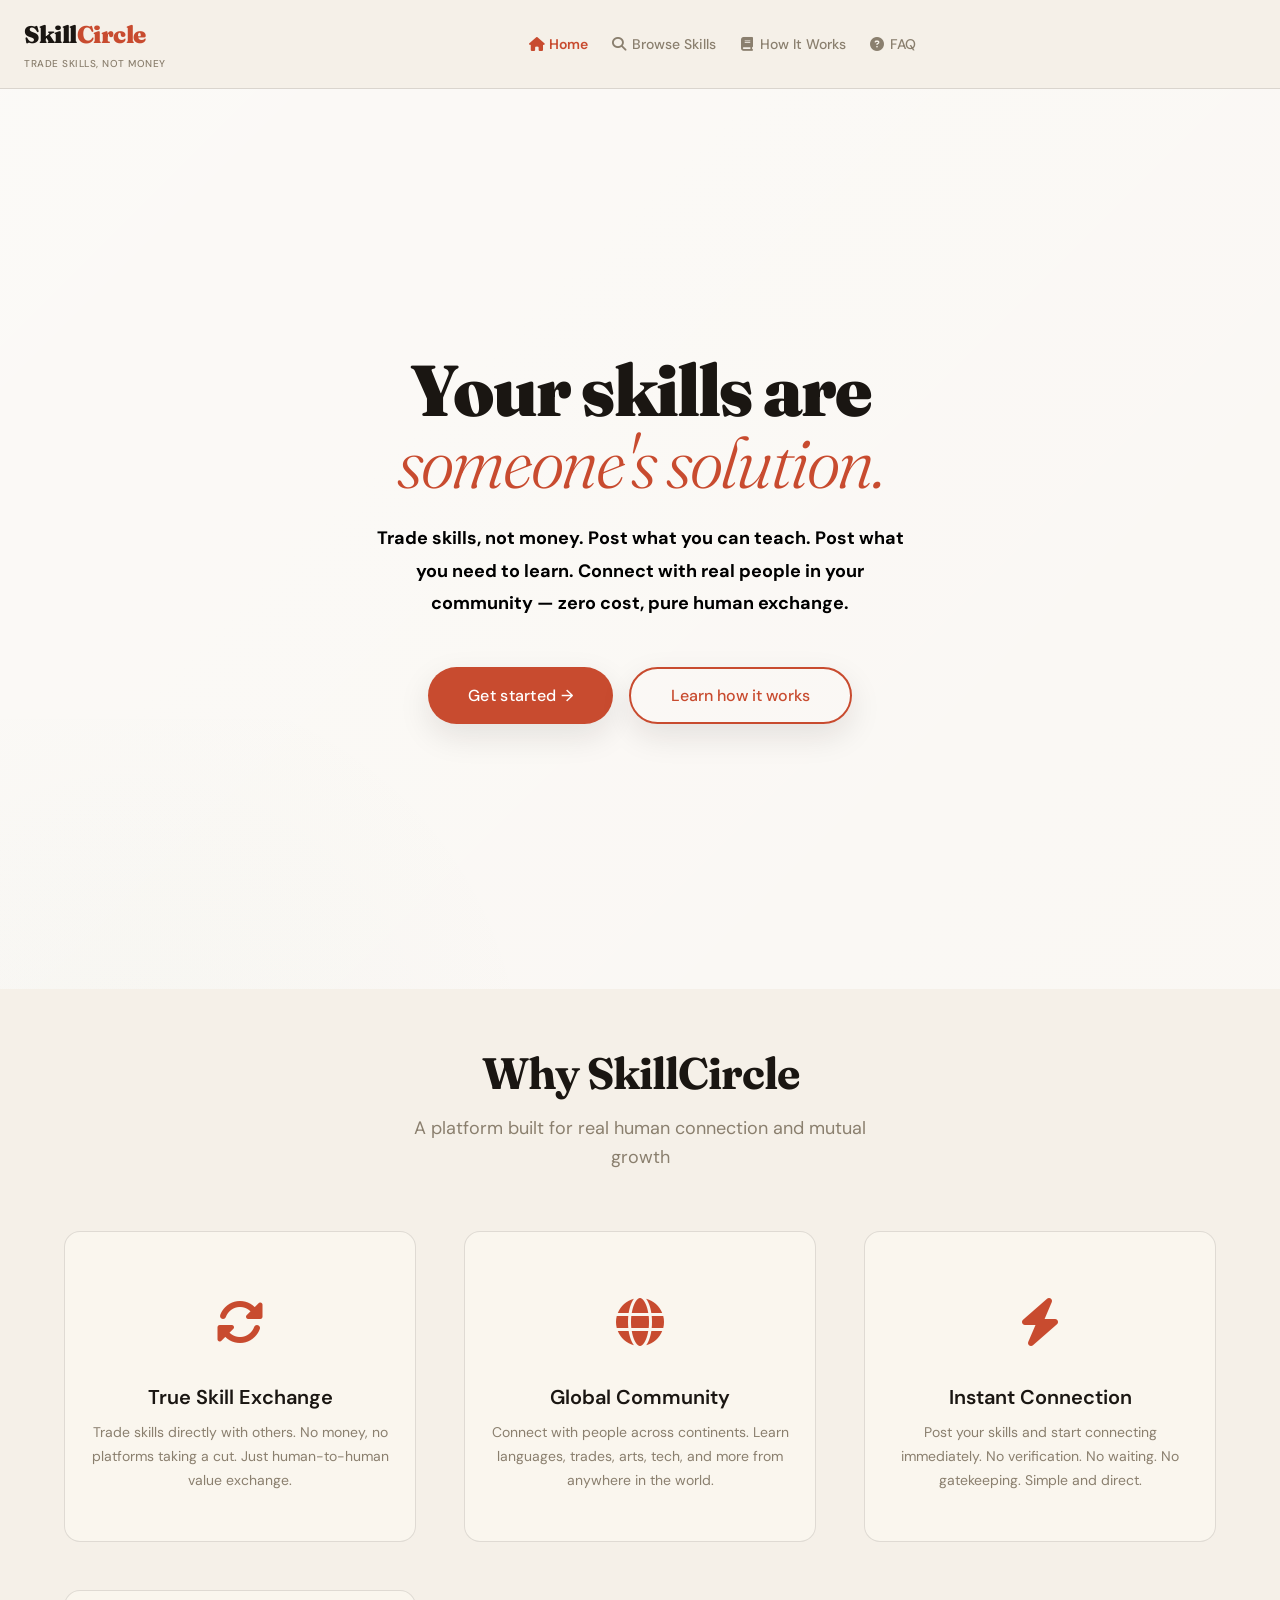
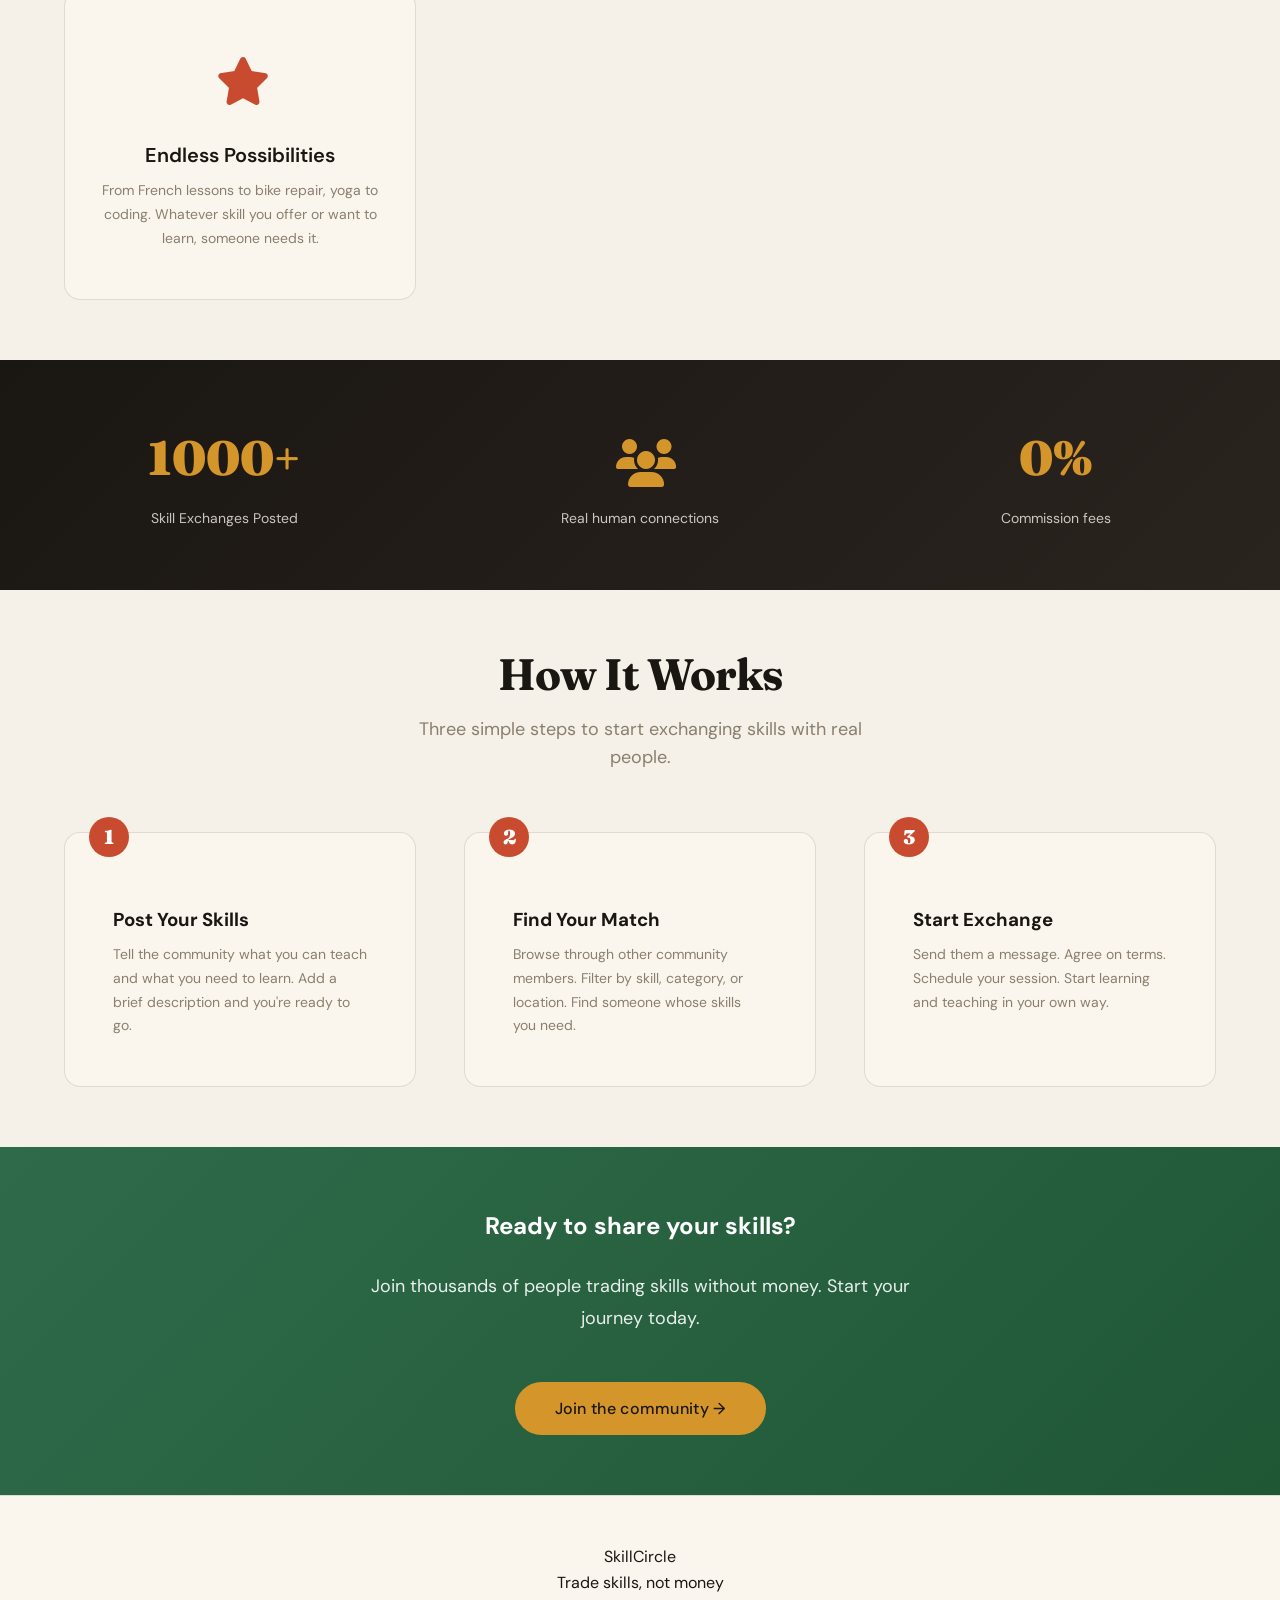
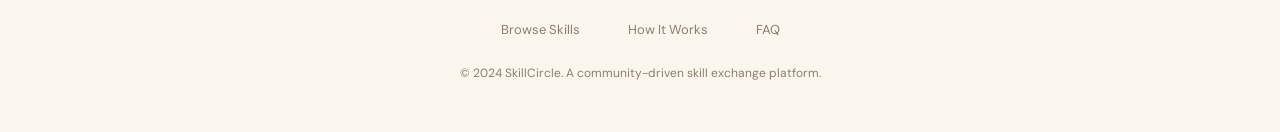
<file: index.html>
<!DOCTYPE html>
<html lang="en">
<head>
  <meta charset="UTF-8">
  <meta name="viewport" content="width=device-width, initial-scale=1.0">
  <title>SkillCircle — Community Skill Exchange</title>
  <link href="https://fonts.googleapis.com/css2?family=Fraunces:ital,wght@0,300;0,600;0,900;1,300&family=DM+Sans:wght@300;400;500;600&display=swap" rel="stylesheet">
  <link rel="stylesheet" href="https://cdnjs.cloudflare.com/ajax/libs/font-awesome/6.4.0/css/all.min.css">
  
  <!-- CSS Files -->
  <link rel="stylesheet" href="css/variables.css">
  <link rel="stylesheet" href="css/components.css">
  <link rel="stylesheet" href="css/landing.css">
  
  <style>
    body {
      font-family: 'DM Sans', sans-serif;
      background: var(--paper);
      color: var(--ink);
    }
  </style>
</head>
<body>

<!-- HEADER -->
<header style="display: flex; align-items: center; justify-content: space-between; padding: var(--spacing-md) var(--spacing-lg); border-bottom: 1px solid var(--border); background: var(--paper); position: sticky; top: 0; z-index: var(--z-header); gap: var(--spacing-lg);">
  <a href="index.html" style="display: flex; flex-direction: column; gap: 2px; text-decoration: none; color: inherit;">
    <div style="font-family: var(--font-serif); font-size: 24px; font-weight: 900; letter-spacing: -0.5px; color: var(--ink);">Skill<span style="color: var(--accent);">Circle</span></div>
    <div style="font-size: 10px; color: var(--muted); font-weight: 500; letter-spacing: 0.5px; text-transform: uppercase;">Trade skills, not money</div>
  </a>
  
  <nav id="headerNav" style="display: flex; gap: var(--spacing-lg); flex: 1; justify-content: center;">
    <a href="index.html" style="color: var(--accent); text-decoration: none; font-size: 14px; font-weight: 600; display: flex; align-items: center; gap: 6px;">
      <i class="fas fa-home"></i> Home
    </a>
    <a href="pages/browse.html" style="color: var(--muted); text-decoration: none; font-size: 14px; font-weight: 500; transition: color var(--transition-fast); display: flex; align-items: center; gap: 6px;" onmouseover="this.style.color='var(--ink)'" onmouseout="this.style.color='var(--muted)'">
      <i class="fas fa-search"></i> Browse Skills
    </a>
    <a href="pages/how-it-works.html" style="color: var(--muted); text-decoration: none; font-size: 14px; font-weight: 500; transition: color var(--transition-fast); display: flex; align-items: center; gap: 6px;" onmouseover="this.style.color='var(--ink)'" onmouseout="this.style.color='var(--muted)'">
      <i class="fas fa-book"></i> How It Works
    </a>
    <a href="pages/faq.html" style="color: var(--muted); text-decoration: none; font-size: 14px; font-weight: 500; transition: color var(--transition-fast); display: flex; align-items: center; gap: 6px;" onmouseover="this.style.color='var(--ink)'" onmouseout="this.style.color='var(--muted)'">
      <i class="fas fa-question-circle"></i> FAQ
    </a>
  </nav>

  <button id="hamburger" class="hamburger" style="display: none; background: none; border: none; cursor: pointer; color: var(--ink); font-size: 24px; padding: 4px 8px;">
    <i class="fas fa-bars"></i>
  </button>
</header>
<section class="hero">
  <div class="hero-content">
    <h1 class="heading-1">
      Your skills are<br>
      <em>someone's solution.</em>
    </h1>
    
    <p>
      Trade skills, not money. Post what you can teach. Post what you need to learn. 
      Connect with real people in your community — zero cost, pure human exchange.
    </p>
    
    <div class="hero-cta">
      <button class="btn btn-primary" data-action="get-started">
        Get started →
      </button>
      <button class="btn btn-outline" onclick="document.querySelector('.how-it-works-section').scrollIntoView({behavior:'smooth'})">
        Learn how it works
      </button>
    </div>
  </div>
</section>

<!-- FEATURES SECTION -->
<section class="features-section scroll-reveal">
  <div class="section-header">
    <h2 class="heading-2">Why SkillCircle</h2>
    <p class="subtitle">
      A platform built for real human connection and mutual growth
    </p>
  </div>
  
  <div class="features-grid">
    <div class="feature-card scroll-reveal">
      <div class="feature-icon"><i class="fas fa-sync-alt"></i></div>
      <h3>True Skill Exchange</h3>
      <p>Trade skills directly with others. No money, no platforms taking a cut. Just human-to-human value exchange.</p>
    </div>
    
    <div class="feature-card scroll-reveal">
      <div class="feature-icon"><i class="fas fa-globe"></i></div>
      <h3>Global Community</h3>
      <p>Connect with people across continents. Learn languages, trades, arts, tech, and more from anywhere in the world.</p>
    </div>
    
    <div class="feature-card scroll-reveal">
      <div class="feature-icon"><i class="fas fa-bolt"></i></div>
      <h3>Instant Connection</h3>
      <p>Post your skills and start connecting immediately. No verification. No waiting. No gatekeeping. Simple and direct.</p>
    </div>
    
    <div class="feature-card scroll-reveal">
      <div class="feature-icon"><i class="fas fa-star"></i></div>
      <h3>Endless Possibilities</h3>
      <p>From French lessons to bike repair, yoga to coding. Whatever skill you offer or want to learn, someone needs it.</p>
    </div>
  </div>
</section>

<!-- STATS SECTION -->
<section class="stats-section scroll-reveal">
  <div class="stats-container">
    <div class="stats-grid">
      <div class="stat-item scroll-reveal">
        <span class="stat-number">1000+</span>
        <span class="stat-label">Skill Exchanges Posted</span>
      </div>
      <div class="stat-item scroll-reveal">
        <span class="stat-number"><i class="fas fa-users"></i></span>
        <span class="stat-label">Real human connections</span>
      </div>
      <div class="stat-item scroll-reveal">
        <span class="stat-number">0%</span>
        <span class="stat-label">Commission fees</span>
      </div>
    </div>
  </div>
</section>

<!-- HOW IT WORKS SECTION -->
<section class="how-it-works-section">
  <div class="section-header">
    <h2 class="heading-2">How It Works</h2>
    <p class="subtitle">
      Three simple steps to start exchanging skills with real people.
    </p>
  </div>
  
  <div class="steps-grid">
    <div class="step-card scroll-reveal">
      <div class="step-number">1</div>
      <h3>Post Your Skills</h3>
      <p>Tell the community what you can teach and what you need to learn. Add a brief description and you're ready to go.</p>
    </div>
    
    <div class="step-card scroll-reveal">
      <div class="step-number">2</div>
      <h3>Find Your Match</h3>
      <p>Browse through other community members. Filter by skill, category, or location. Find someone whose skills you need.</p>
    </div>
    
    <div class="step-card scroll-reveal">
      <div class="step-number">3</div>
      <h3>Start Exchange</h3>
      <p>Send them a message. Agree on terms. Schedule your session. Start learning and teaching in your own way.</p>
    </div>
  </div>
</section>

<!-- CTA SECTION -->
<section class="cta-section scroll-reveal">
  <div class="cta-content">
    <h2>Ready to share your skills?</h2>
    <p>
      Join thousands of people trading skills without money. 
      Start your journey today.
    </p>
    <button class="btn btn-primary" data-action="get-started">Join the community →</button>
  </div>
</section>

<!-- FOOTER -->
<footer style="padding: var(--spacing-2xl) var(--spacing-lg); text-align: center; border-top: 1px solid var(--border); background: var(--card-bg);">
  <div style="max-width: 1200px; margin: 0 auto;">
    <div style="margin-bottom: var(--spacing-lg);">
      <div class="logo">Skill<span>Circle</span></div>
      <div class="tagline">Trade skills, not money</div>
    </div>
    <div style="display: flex; gap: var(--spacing-2xl); justify-content: center; flex-wrap: wrap; margin-bottom: var(--spacing-lg); font-size: 13px;">
      <a href="pages/browse.html" style="color: var(--muted); text-decoration: none; transition: color var(--transition-fast);" onmouseover="this.style.color='var(--ink)'" onmouseout="this.style.color='var(--muted)'">Browse Skills</a>
      <a href="pages/how-it-works.html" style="color: var(--muted); text-decoration: none; transition: color var(--transition-fast);" onmouseover="this.style.color='var(--ink)'" onmouseout="this.style.color='var(--muted)'">How It Works</a>
      <a href="pages/faq.html" style="color: var(--muted); text-decoration: none; transition: color var(--transition-fast);" onmouseover="this.style.color='var(--ink)'" onmouseout="this.style.color='var(--muted)'">FAQ</a>
    </div>
    <p style="font-size: 12px; color: var(--muted);">
      © 2024 SkillCircle. A community-driven skill exchange platform.
    </p>
  </div>
</footer>

<!-- JavaScript Files -->
<script src="js/ui.js"></script>
<script src="js/landing.js"></script>

</body>
</html>
</file>
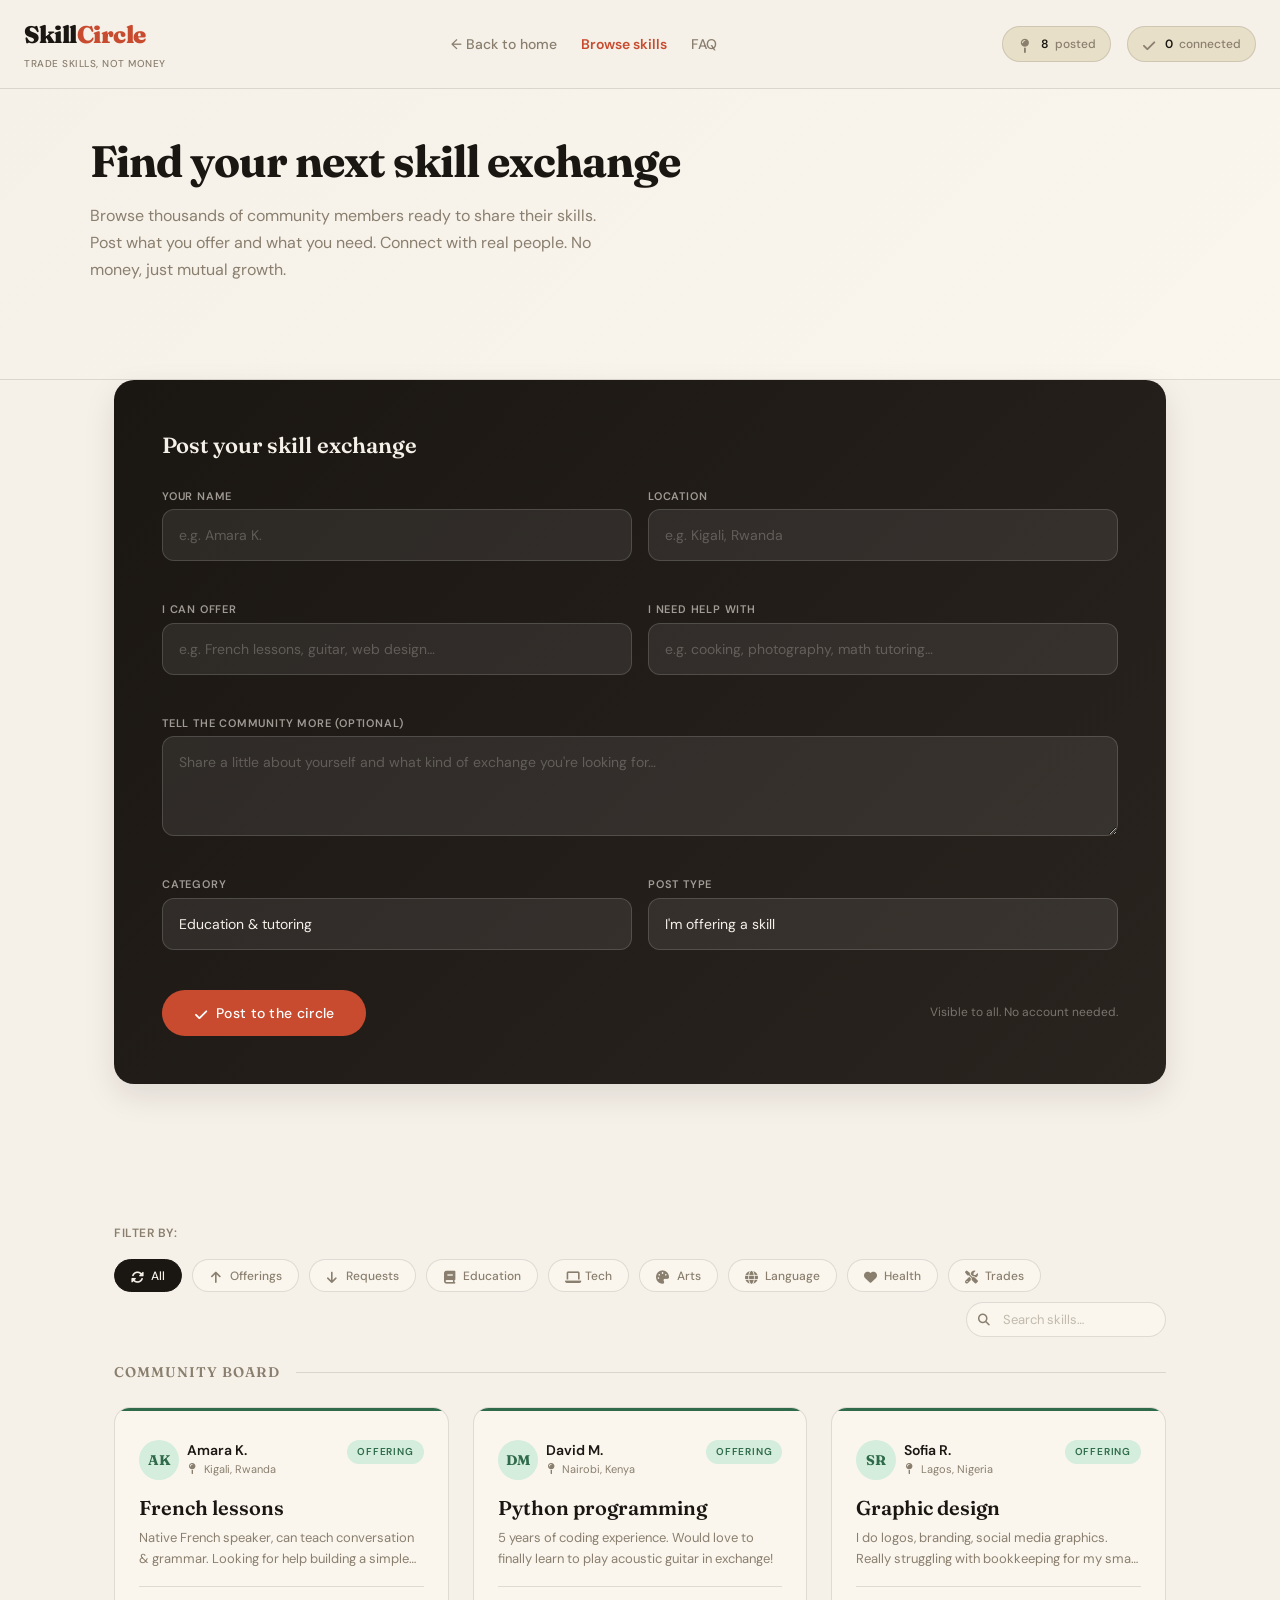
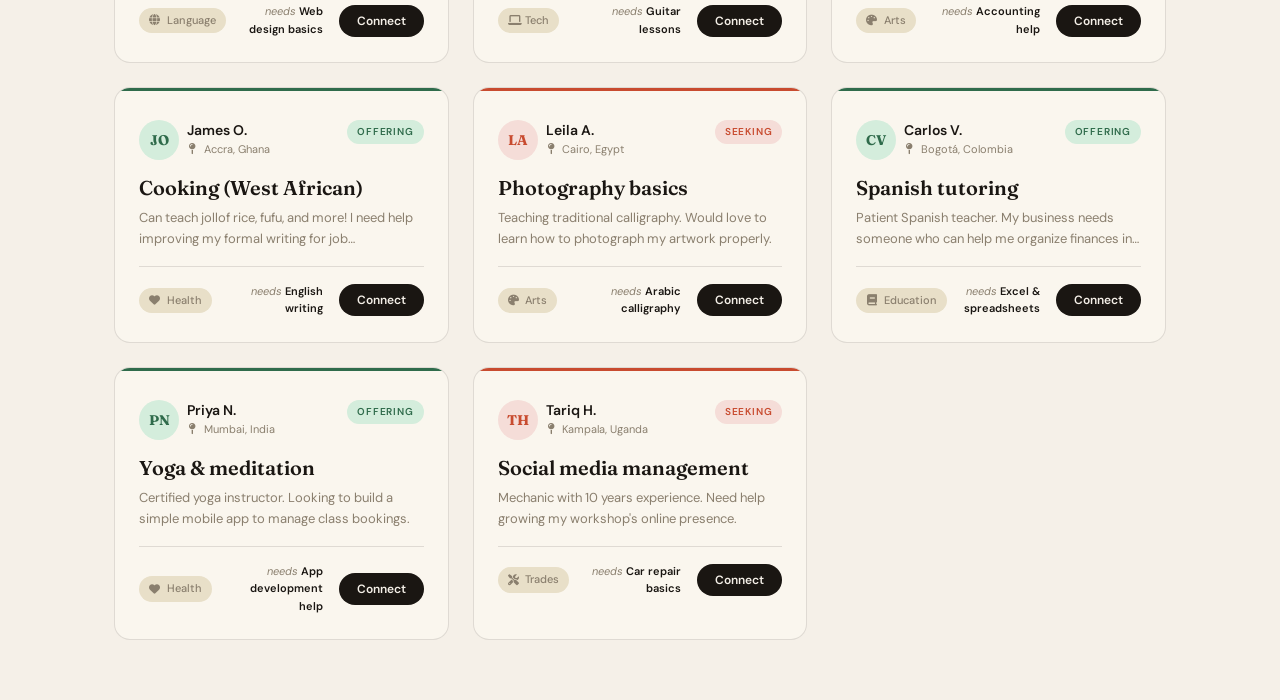
<file: pages/browse.html>
<!DOCTYPE html>
<html lang="en">
<head>
  <meta charset="UTF-8">
  <meta name="viewport" content="width=device-width, initial-scale=1.0">
  <title>Browse Skills - SkillCircle</title>
  <link href="https://fonts.googleapis.com/css2?family=Fraunces:ital,wght@0,300;0,600;0,900;1,300&family=DM+Sans:wght@300;400;500;600&display=swap" rel="stylesheet">
  <link rel="stylesheet" href="https://cdnjs.cloudflare.com/ajax/libs/font-awesome/6.4.0/css/all.min.css">
  
  <!-- CSS Files -->
  <link rel="stylesheet" href="../css/variables.css">
  <link rel="stylesheet" href="../css/components.css">
  <link rel="stylesheet" href="../css/browse.css">
</head>
<body>

<!-- HEADER -->
<header>
  <a href="../index.html" class="header-logo">
    <div class="logo">Skill<span>Circle</span></div>
    <div class="tagline">Trade skills, not money</div>
  </a>
  
  <nav id="headerNav" class="header-nav">
    <a href="../index.html" class="nav-link">← Back to home</a>
    <a href="#browse" class="nav-link active">Browse skills</a>
    <a href="../pages/faq.html" class="nav-link">FAQ</a>
  </nav>
  
  <button id="hamburger" class="hamburger" style="display: none; background: none; border: none; cursor: pointer; color: var(--ink); font-size: 24px; padding: 4px 8px;">
    <i class="fas fa-bars"></i>
  </button>
  
  <div class="header-stats">
    <div class="stat-pill">
      <span class="stat-icon"><i class="fas fa-map-pin"></i></span>
      <strong id="totalCount">0</strong> posted
    </div>
    <div class="stat-pill">
      <span class="stat-icon"><i class="fas fa-check"></i></span>
      <strong id="connectCount">0</strong> connected
    </div>
  </div>
</header>

<!-- MAIN CONTENT -->
<main>
  <!-- PAGE HERO -->
  <section class="page-hero">
    <div class="page-hero-content">
      <h1 class="heading-2">Find your next skill exchange</h1>
      <p>
        Browse thousands of community members ready to share their skills. 
        Post what you offer and what you need. Connect with real people. 
        No money, just mutual growth.
      </p>
    </div>
  </section>

  <!-- POST FORM SECTION -->
  <div class="cards-section" style="margin-bottom: 32px;">
    <div class="post-form">
      <h2>Post your skill exchange</h2>
      
      <div class="post-form-content">
        <div class="form-row">
          <div class="form-group">
            <label for="fName">Your Name</label>
            <input type="text" id="fName" placeholder="e.g. Amara K." maxlength="40">
          </div>
          <div class="form-group">
            <label for="fLocation">Location</label>
            <input type="text" id="fLocation" placeholder="e.g. Kigali, Rwanda" maxlength="50">
          </div>
        </div>

        <div class="form-row">
          <div class="form-group">
            <label for="fOffer">I can offer</label>
            <input type="text" id="fOffer" placeholder="e.g. French lessons, guitar, web design…" maxlength="60">
          </div>
          <div class="form-group">
            <label for="fNeed">I need help with</label>
            <input type="text" id="fNeed" placeholder="e.g. cooking, photography, math tutoring…" maxlength="60">
          </div>
        </div>

        <div class="form-group full">
          <label for="fDesc">Tell the community more (optional)</label>
          <textarea id="fDesc" placeholder="Share a little about yourself and what kind of exchange you're looking for…" maxlength="300"></textarea>
        </div>

        <div class="form-row">
          <div class="form-group">
            <label for="fCategory">Category</label>
            <select id="fCategory">
              <option value="Education">Education & tutoring</option>
              <option value="Tech">Tech & digital</option>
              <option value="Arts">Arts & creativity</option>
              <option value="Health">Health & wellness</option>
              <option value="Trades">Trades & DIY</option>
              <option value="Language">Language & culture</option>
              <option value="Business">Business & finance</option>
              <option value="Other">Other</option>
            </select>
          </div>
          <div class="form-group">
            <label for="fType">Post type</label>
            <select id="fType">
              <option value="offer">I'm offering a skill</option>
              <option value="request">I'm requesting a skill</option>
            </select>
          </div>
        </div>
      </div>

      <div class="form-actions">
        <button class="btn-post">
          <span><i class="fas fa-check"></i></span> Post to the circle
        </button>
        <span class="form-note">Visible to all. No account needed.</span>
      </div>
    </div>
  </div>

  <!-- FILTERS SECTION -->
  <section class="filters-section">
    <div class="filters-header">
      <div class="filter-label">Filter by:</div>
    </div>
    
    <div class="filters-bar">
      <button class="filter-btn active" data-filter="all">
        <span class="filter-btn-icon"><i class="fas fa-sync-alt"></i></span> All
      </button>
      <button class="filter-btn" data-filter="offer">
        <span class="filter-btn-icon"><i class="fas fa-arrow-up"></i></span> Offerings
      </button>
      <button class="filter-btn" data-filter="request">
        <span class="filter-btn-icon"><i class="fas fa-arrow-down"></i></span> Requests
      </button>
      <button class="filter-btn" data-filter="Education">
        <span class="filter-btn-icon"><i class="fas fa-book"></i></span> Education
      </button>
      <button class="filter-btn" data-filter="Tech">
        <span class="filter-btn-icon"><i class="fas fa-laptop"></i></span> Tech
      </button>
      <button class="filter-btn" data-filter="Arts">
        <span class="filter-btn-icon"><i class="fas fa-palette"></i></span> Arts
      </button>
      <button class="filter-btn" data-filter="Language">
        <span class="filter-btn-icon"><i class="fas fa-globe"></i></span> Language
      </button>
      <button class="filter-btn" data-filter="Health">
        <span class="filter-btn-icon"><i class="fas fa-heart"></i></span> Health
      </button>
      <button class="filter-btn" data-filter="Trades">
        <span class="filter-btn-icon"><i class="fas fa-tools"></i></span> Trades
      </button>

      <div class="search-wrap">
        <span class="search-icon"><i class="fas fa-search"></i></span>
        <input type="text" id="searchInput" placeholder="Search skills…">
      </div>
    </div>
  </section>

  <!-- CARDS SECTION -->
  <section class="cards-section">
    <div class="section-title">Community board</div>
    <div class="cards-grid" id="cardsGrid">
      <div class="card-skill"><div style="padding: 20px; color: var(--muted); text-align: center;">Loading...</div></div>
    </div>
  </section>
</main>

<!-- CONNECTION MODAL -->
<div class="modal-overlay" id="modalBg">
  <div class="modal">
    <h3 id="modalTitle">Connect with someone</h3>
    <p id="modalDesc">Send them a message to start your skill exchange.</p>
    <textarea id="modalMessage" style="width: 100%; border: 1px solid var(--border); border-radius: var(--radius-md); padding: var(--spacing-md); min-height: 100px; margin-bottom: var(--spacing-lg); resize: vertical; font-family: var(--font-sans); font-size: 14px; color: var(--ink); outline: none;" placeholder="Hi! I'd love to connect about your skill exchange..."></textarea>
    <div class="modal-actions">
      <button class="btn btn-send">Send connection →</button>
      <button class="btn btn-cancel">Cancel</button>
    </div>
  </div>
</div>

<!-- TOAST NOTIFICATION -->
<div id="toast" class="toast"></div>

<!-- JavaScript Files -->
<script src="../js/storage.js"></script>
<script src="../js/ui.js"></script>
<script src="../js/browse.js"></script>

</body>
</html>
</file>
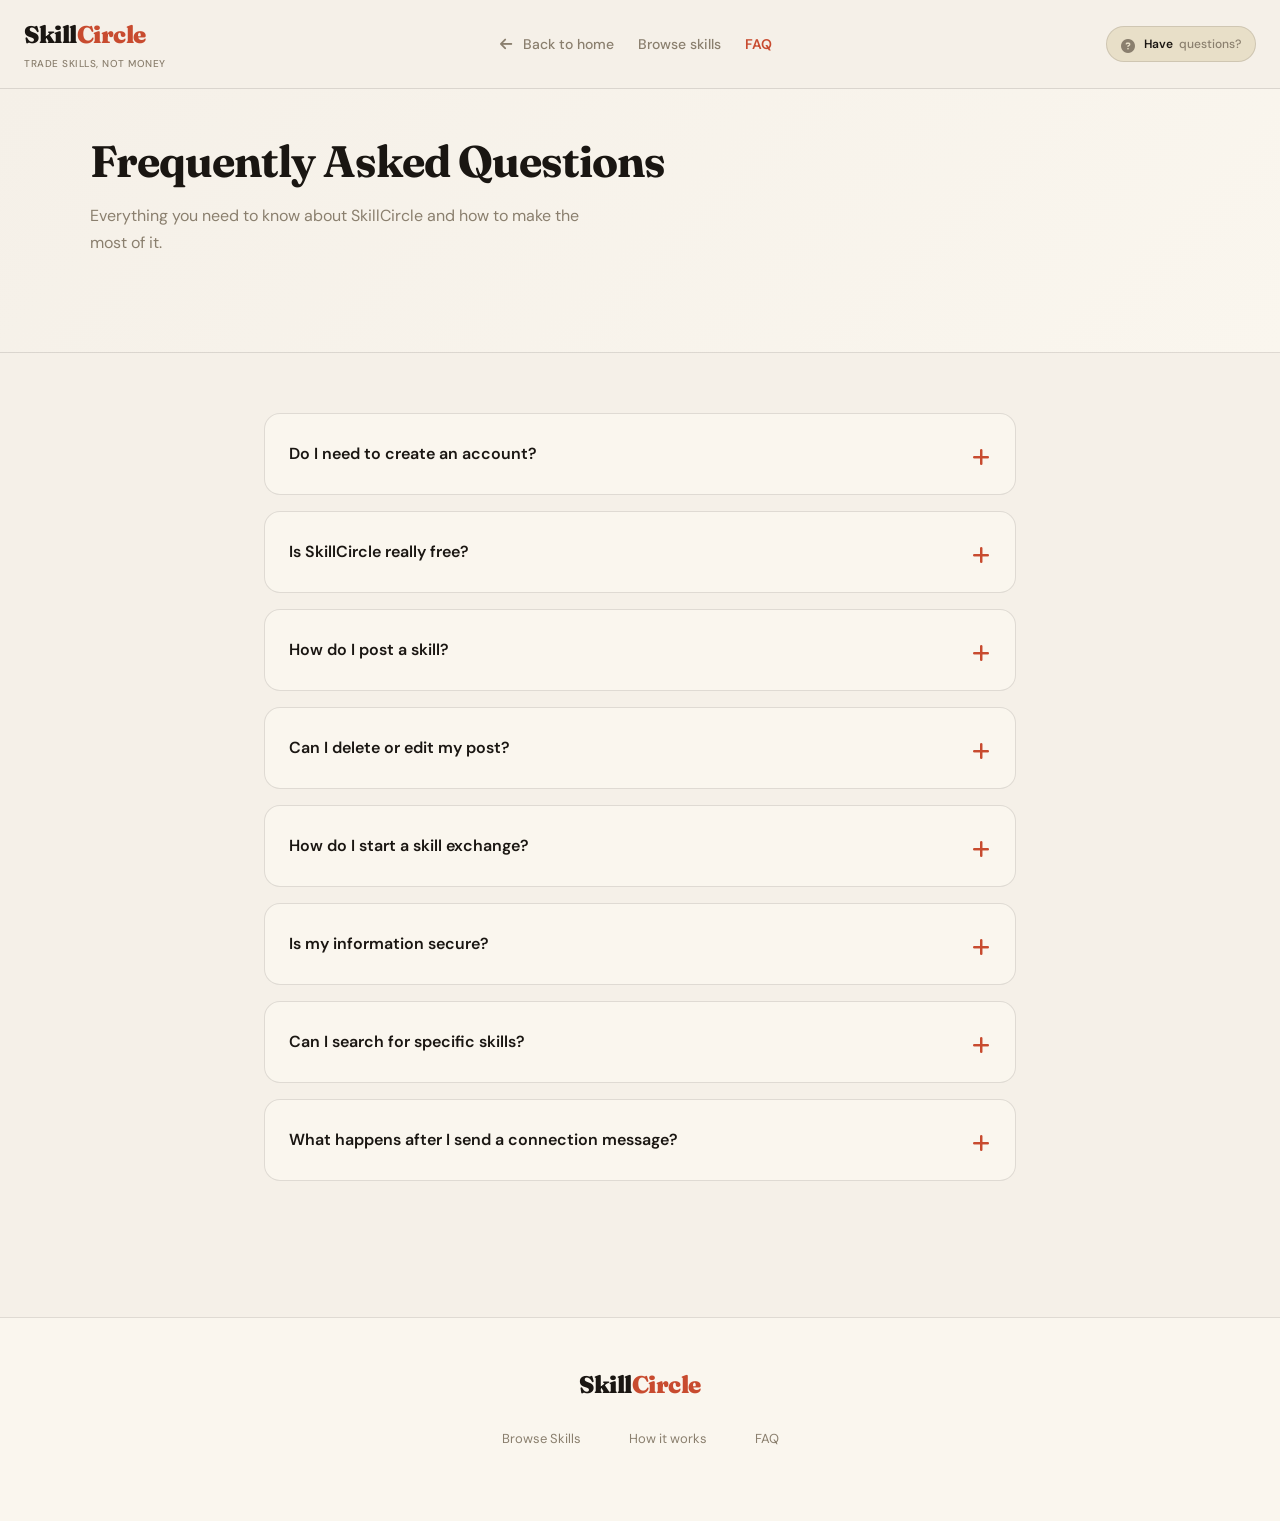
<file: pages/faq.html>
<!DOCTYPE html>
<html lang="en">
<head>
  <meta charset="UTF-8">
  <meta name="viewport" content="width=device-width, initial-scale=1.0">
  <title>FAQ - SkillCircle</title>
  <link href="https://fonts.googleapis.com/css2?family=Fraunces:ital,wght@0,300;0,600;0,900;1,300&family=DM+Sans:wght@300;400;500;600&display=swap" rel="stylesheet">
  <link rel="stylesheet" href="https://cdnjs.cloudflare.com/ajax/libs/font-awesome/6.4.0/css/all.min.css">
  
  <!-- CSS Files -->
  <link rel="stylesheet" href="../css/variables.css">
  <link rel="stylesheet" href="../css/components.css">
  <link rel="stylesheet" href="../css/browse.css">
  
  <style>
    .faq-section {
      max-width: 800px;
      margin: 0 auto;
      padding: var(--spacing-3xl) var(--spacing-lg);
    }

    .faq-item {
      background: var(--card-bg);
      border: 1px solid var(--border);
      border-radius: var(--radius-lg);
      margin-bottom: var(--spacing-md);
      overflow: hidden;
      animation: fadeUpIn 0.6s ease-out both;
    }

    .faq-item:nth-child(1) { animation-delay: 0.1s; }
    .faq-item:nth-child(2) { animation-delay: 0.15s; }
    .faq-item:nth-child(3) { animation-delay: 0.2s; }
    .faq-item:nth-child(4) { animation-delay: 0.25s; }
    .faq-item:nth-child(5) { animation-delay: 0.3s; }
    .faq-item:nth-child(6) { animation-delay: 0.35s; }
    .faq-item:nth-child(7) { animation-delay: 0.4s; }
    .faq-item:nth-child(8) { animation-delay: 0.45s; }

    .faq-question {
      padding: var(--spacing-lg);
      cursor: pointer;
      display: flex;
      justify-content: space-between;
      align-items: center;
      user-select: none;
      transition: background-color var(--transition-fast);
    }

    .faq-question:hover {
      background-color: rgba(26, 22, 18, 0.02);
    }

    .faq-question h3 {
      font-size: 16px;
      font-weight: 600;
      color: var(--ink);
      margin: 0;
    }

    .faq-toggle {
      font-size: 20px;
      font-weight: 600;
      color: var(--accent);
      transition: transform var(--transition-fast);
    }

    .faq-item.open .faq-toggle {
      transform: rotate(180deg);
    }

    .faq-answer {
      padding: 0 var(--spacing-lg) var(--spacing-lg);
      color: var(--muted);
      line-height: 1.8;
      display: none;
    }

    .faq-item.open .faq-answer {
      display: block;
      animation: slideDown 0.3s ease-out;
    }

    @keyframes slideDown {
      from {
        opacity: 0;
        transform: translateY(-10px);
      }
      to {
        opacity: 1;
        transform: translateY(0);
      }
    }

    @keyframes fadeUpIn {
      from {
        opacity: 0;
        transform: translateY(20px);
      }
      to {
        opacity: 1;
        transform: translateY(0);
      }
    }
  </style>
</head>
<body>

<!-- HEADER -->
<header>
  <a href="../index.html" class="header-logo">
    <div class="logo">Skill<span>Circle</span></div>
    <div class="tagline">Trade skills, not money</div>
  </a>
  
  <nav id="headerNav" class="header-nav">
    <a href="../index.html" class="nav-link"><i class="fas fa-arrow-left"></i> Back to home</a>
    <a href="browse.html" class="nav-link">Browse skills</a>
    <a href="faq.html" class="nav-link active">FAQ</a>
  </nav>
  
  <button id="hamburger" class="hamburger" style="display: none; background: none; border: none; cursor: pointer; color: var(--ink); font-size: 24px; padding: 4px 8px;">
    <i class="fas fa-bars"></i>
  </button>
  
  <div class="header-stats">
    <div class="stat-pill">
      <span class="stat-icon"><i class="fas fa-question-circle"></i></span>
      <strong>Have</strong> questions?
    </div>
  </div>
</header>

<!-- PAGE HERO -->
<section class="page-hero">
  <div class="page-hero-content">
    <h1 class="heading-2">Frequently Asked Questions</h1>
    <p>
      Everything you need to know about SkillCircle and how to make the most of it.
    </p>
  </div>
</section>

<!-- FAQ CONTENT -->
<section class="faq-section">
  <div class="faq-item">
    <div class="faq-question" onclick="this.parentElement.classList.toggle('open')">
      <h3>Do I need to create an account?</h3>
      <span class="faq-toggle"><i class="fas fa-plus"></i></span>
    </div>
    <div class="faq-answer">
      No! SkillCircle is completely free and requires no account creation. Just fill out the post form with your information and you're ready to go. All your posts are stored locally in your browser.
    </div>
  </div>

  <div class="faq-item">
    <div class="faq-question" onclick="this.parentElement.classList.toggle('open')">
      <h3>Is SkillCircle really free?</h3>
      <span class="faq-toggle"><i class="fas fa-plus"></i></span>
    </div>
    <div class="faq-answer">
      Yes! SkillCircle is 100% free. There are no fees, no payments, no commissions. It runs entirely in your browser and we take nothing. Skill exchanges are direct human-to-human — no middleman.
    </div>
  </div>

  <div class="faq-item">
    <div class="faq-question" onclick="this.parentElement.classList.toggle('open')">
      <h3>How do I post a skill?</h3>
      <span class="faq-toggle"><i class="fas fa-plus"></i></span>
    </div>
    <div class="faq-answer">
      Go to the Browse Skills page and fill out the post form at the top. Share your name, location, what you can teach, what you need help with, and a brief description. Choose a category and whether you're offering or requesting. Click "Post to the circle" and you're live!
    </div>
  </div>

  <div class="faq-item">
    <div class="faq-question" onclick="this.parentElement.classList.toggle('open')">
      <h3>Can I delete or edit my post?</h3>
      <span class="faq-toggle"><i class="fas fa-plus"></i></span>
    </div>
    <div class="faq-answer">
      Currently, posts are stored locally in your browser. If you want to remove a post, you can clear your browser's localStorage. In a future version, we'll add the ability to manage and edit your posts directly through the interface.
    </div>
  </div>

  <div class="faq-item">
    <div class="faq-question" onclick="this.parentElement.classList.toggle('open')">
      <h3>How do I start a skill exchange?</h3>
      <span class="faq-toggle"><i class="fas fa-plus"></i></span>
    </div>
    <div class="faq-answer">
      Find someone whose skills interest you, click the "Connect" button, write them a friendly message introducing yourself and your interests, and send it. They'll see your message and can respond. From there, you discuss terms, format, and schedule directly with each other.
    </div>
  </div>

  <div class="faq-item">
    <div class="faq-question" onclick="this.parentElement.classList.toggle('open')">
      <h3>Is my information secure?</h3>
      <span class="faq-toggle"><i class="fas fa-plus"></i></span>
    </div>
    <div class="faq-answer">
      All your data is stored locally in your browser using localStorage — it never leaves your device and is never sent to any server. Only the information you choose to share publicly (in your post) is visible to others. Use a pseudonym or first name if you prefer privacy.
    </div>
  </div>

  <div class="faq-item">
    <div class="faq-question" onclick="this.parentElement.classList.toggle('open')">
      <h3>Can I search for specific skills?</h3>
      <span class="faq-toggle"><i class="fas fa-plus"></i></span>
    </div>
    <div class="faq-answer">
      Absolutely! Use the search box to find skills by keyword. You can also use the filter buttons to browse by type (offerings/requests) or by category (Tech, Arts, Language, etc.). Combine search and filters to find exactly what you're looking for.
    </div>
  </div>

  <div class="faq-item">
    <div class="faq-question" onclick="this.parentElement.classList.toggle('open')">
      <h3>What happens after I send a connection message?</h3>
      <span class="faq-toggle"><i class="fas fa-plus"></i></span>
    </div>
    <div class="faq-answer">
      Your message is recorded as a connection. The other person will see you've connected. Currently, SkillCircle shows you that a connection was made, but actual messaging happens outside the platform. We recommend exchanging contact info (email, phone, messaging app) in your first message to continue the conversation.
    </div>
  </div>
</section>

<!-- FOOTER -->
<footer style="padding: var(--spacing-2xl) var(--spacing-lg); text-align: center; border-top: 1px solid var(--border); background: var(--card-bg); margin-top: var(--spacing-3xl);">
  <div style="max-width: 1200px; margin: 0 auto;">
    <div style="margin-bottom: var(--spacing-lg);">
      <div class="logo">Skill<span>Circle</span></div>
    </div>
    <div style="display: flex; gap: var(--spacing-2xl); justify-content: center; flex-wrap: wrap; margin-bottom: var(--spacing-lg); font-size: 13px;">
      <a href="browse.html" style="color: var(--muted); text-decoration: none;">Browse Skills</a>
      <a href="how-it-works.html" style="color: var(--muted); text-decoration: none;">How it works</a>
      <a href="faq.html" style="color: var(--muted); text-decoration: none;">FAQ</a>
    </div>
  </div>
</footer>

<!-- JavaScript -->
<script src="../js/ui.js"></script>

</body>
</html>
</file>
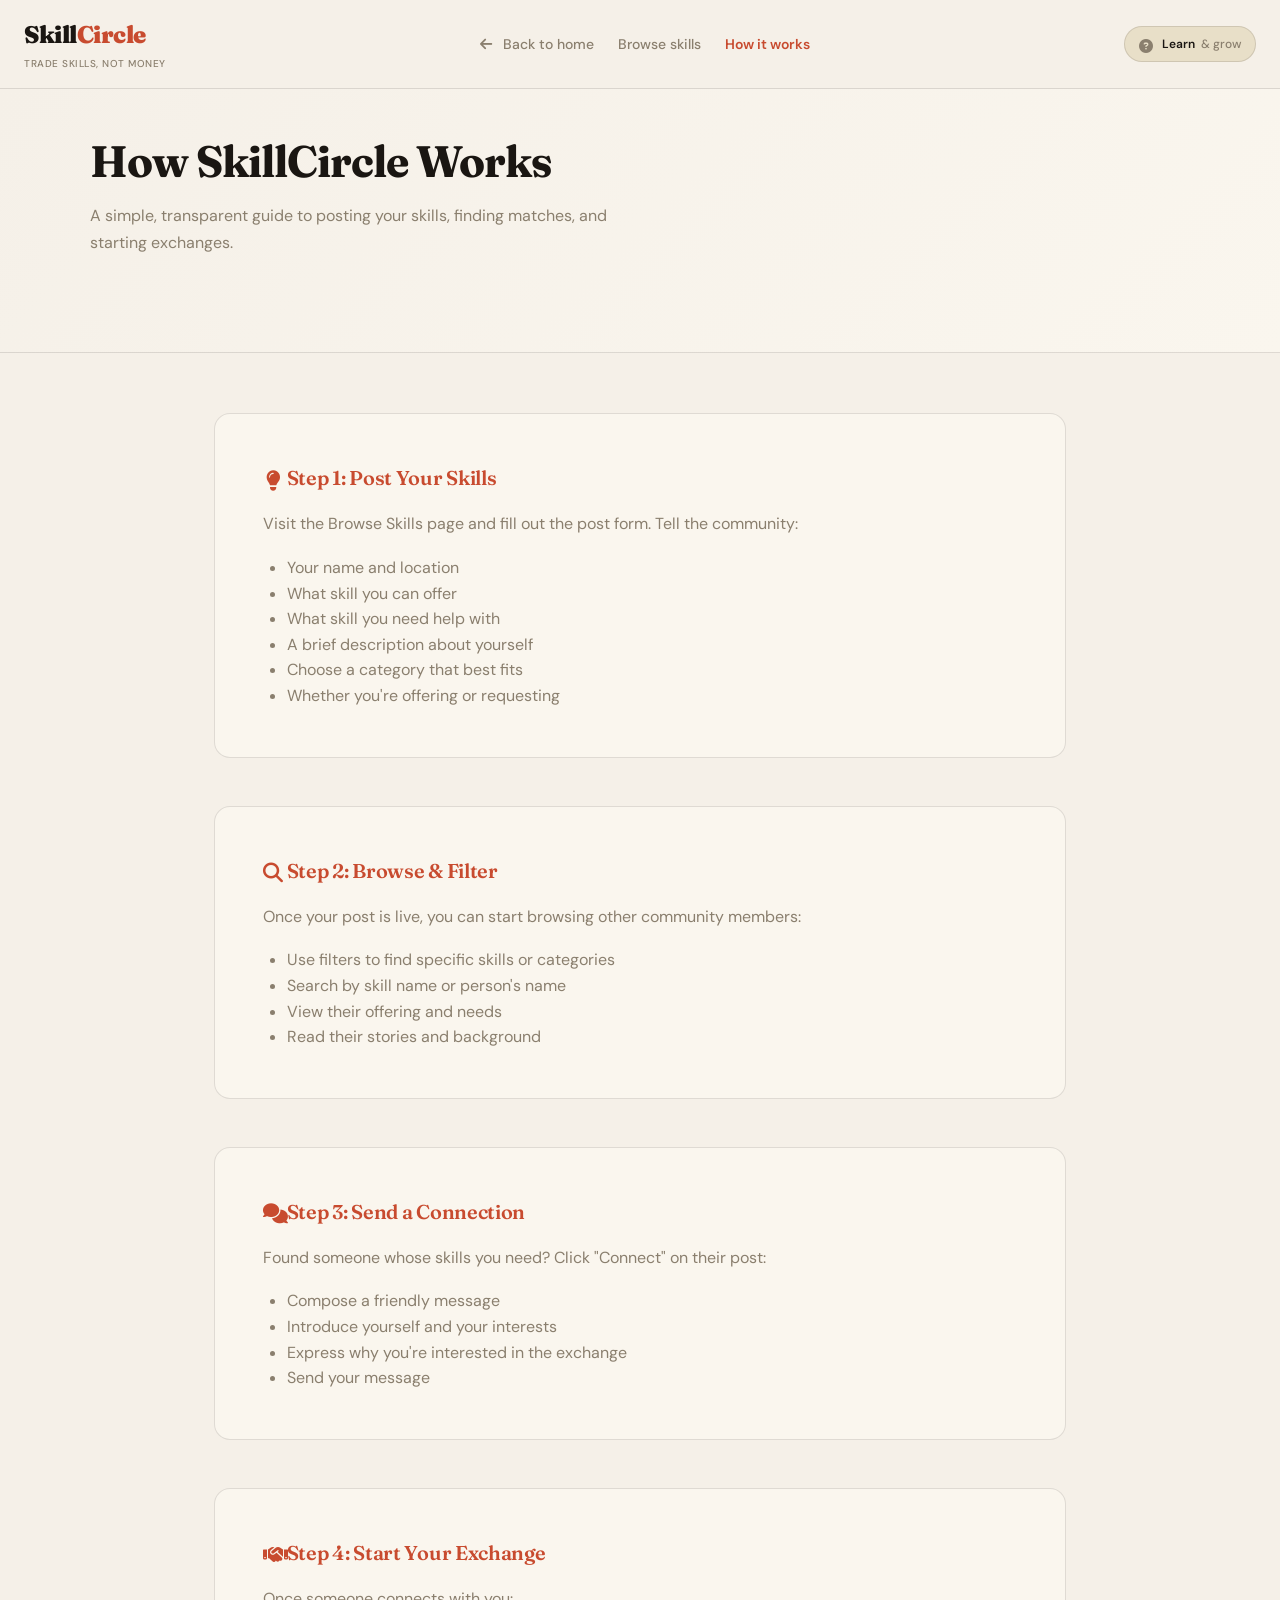
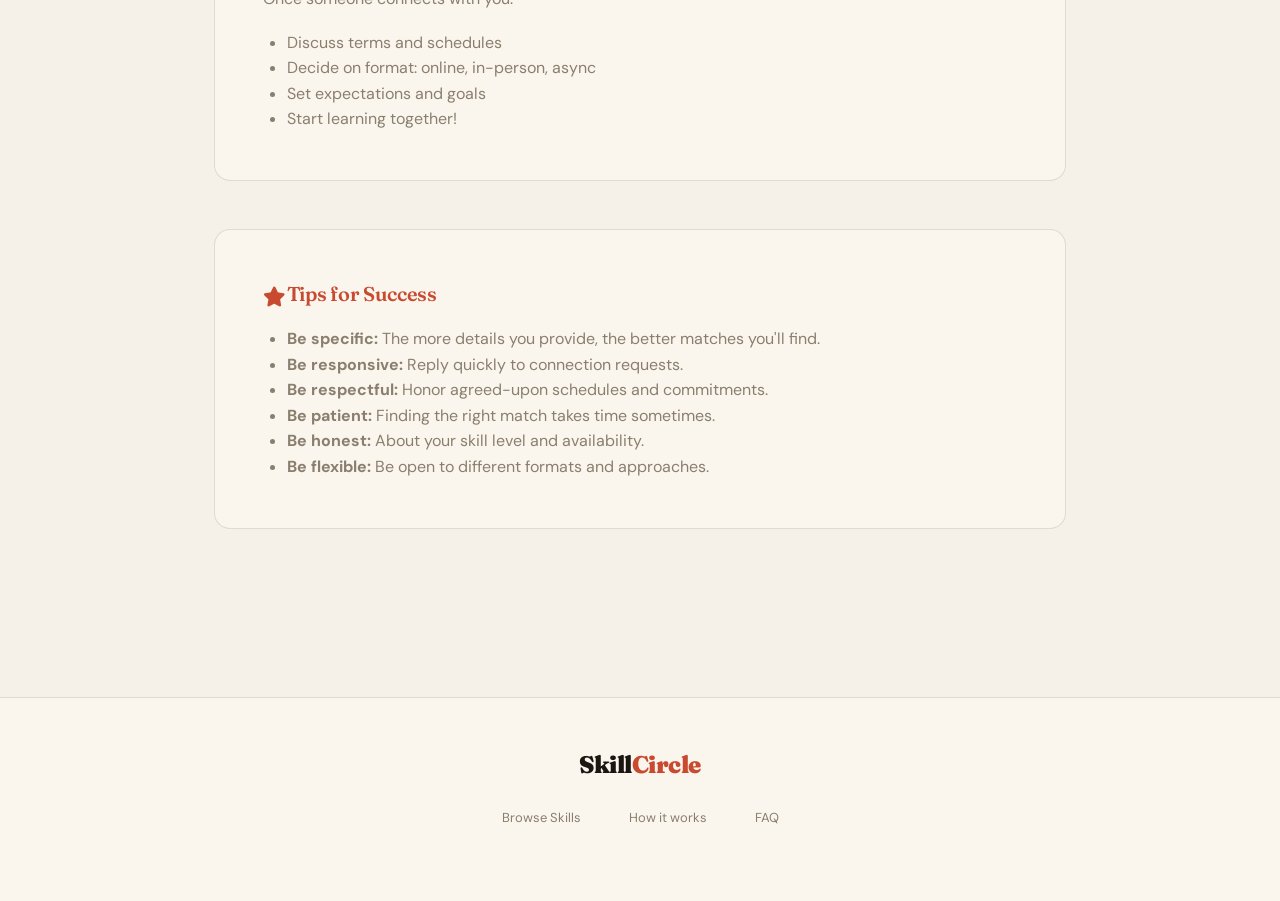
<file: pages/how-it-works.html>
<!DOCTYPE html>
<html lang="en">
<head>
  <meta charset="UTF-8">
  <meta name="viewport" content="width=device-width, initial-scale=1.0">
  <title>How It Works - SkillCircle</title>
  <link href="https://fonts.googleapis.com/css2?family=Fraunces:ital,wght@0,300;0,600;0,900;1,300&family=DM+Sans:wght@300;400;500;600&display=swap" rel="stylesheet">
  <link rel="stylesheet" href="https://cdnjs.cloudflare.com/ajax/libs/font-awesome/6.4.0/css/all.min.css">
  
  <!-- CSS Files -->
  <link rel="stylesheet" href="../css/variables.css">
  <link rel="stylesheet" href="../css/components.css">
  <link rel="stylesheet" href="../css/browse.css">
  
  <style>
    .guide-section {
      max-width: 900px;
      margin: 0 auto;
      padding: var(--spacing-3xl) var(--spacing-lg);
    }

    .guide-card {
      background: var(--card-bg);
      border: 1px solid var(--border);
      border-radius: var(--radius-lg);
      padding: var(--spacing-2xl);
      margin-bottom: var(--spacing-2xl);
      animation: fadeUpIn 0.6s ease-out both;
    }

    .guide-card:nth-child(1) { animation-delay: 0.1s; }
    .guide-card:nth-child(2) { animation-delay: 0.2s; }
    .guide-card:nth-child(3) { animation-delay: 0.3s; }
    .guide-card:nth-child(4) { animation-delay: 0.4s; }
    .guide-card:nth-child(5) { animation-delay: 0.5s; }

    .guide-card h3 {
      margin-bottom: var(--spacing-md);
      color: var(--accent);
    }

    .guide-card p {
      line-height: 1.8;
      color: var(--muted);
    }

    @keyframes fadeUpIn {
      from {
        opacity: 0;
        transform: translateY(20px);
      }
      to {
        opacity: 1;
        transform: translateY(0);
      }
    }
  </style>
</head>
<body>

<!-- HEADER -->
<header>
  <a href="../index.html" class="header-logo">
    <div class="logo">Skill<span>Circle</span></div>
    <div class="tagline">Trade skills, not money</div>
  </a>
  
  <nav id="headerNav" class="header-nav">
    <a href="../index.html" class="nav-link"><i class="fas fa-arrow-left"></i> Back to home</a>
    <a href="browse.html" class="nav-link">Browse skills</a>
    <a href="how-it-works.html" class="nav-link active">How it works</a>
  </nav>
  
  <button id="hamburger" class="hamburger" style="display: none; background: none; border: none; cursor: pointer; color: var(--ink); font-size: 24px; padding: 4px 8px;">
    <i class="fas fa-bars"></i>
  </button>
  
  <div class="header-stats">
    <div class="stat-pill">
      <span class="stat-icon"><i class="fas fa-question-circle"></i></span>
      <strong>Learn</strong> & grow
    </div>
  </div>
</header>

<!-- PAGE HERO -->
<section class="page-hero">
  <div class="page-hero-content">
    <h1 class="heading-2">How SkillCircle Works</h1>
    <p>
      A simple, transparent guide to posting your skills, finding matches, and starting exchanges.
    </p>
  </div>
</section>

<!-- GUIDE CONTENT -->
<section class="guide-section">
  <div class="guide-card">
    <h3 class="heading-4"><i class="fas fa-lightbulb"></i> Step 1: Post Your Skills</h3>
    <p>
      Visit the Browse Skills page and fill out the post form. Tell the community:
      <ul style="margin-top: var(--spacing-md); margin-left: var(--spacing-lg); color: var(--muted);">
        <li>Your name and location</li>
        <li>What skill you can offer</li>
        <li>What skill you need help with</li>
        <li>A brief description about yourself</li>
        <li>Choose a category that best fits</li>
        <li>Whether you're offering or requesting</li>
      </ul>
    </p>
  </div>

  <div class="guide-card">
    <h3 class="heading-4"><i class="fas fa-search"></i> Step 2: Browse & Filter</h3>
    <p>
      Once your post is live, you can start browsing other community members:
      <ul style="margin-top: var(--spacing-md); margin-left: var(--spacing-lg); color: var(--muted);">
        <li>Use filters to find specific skills or categories</li>
        <li>Search by skill name or person's name</li>
        <li>View their offering and needs</li>
        <li>Read their stories and background</li>
      </ul>
    </p>
  </div>

  <div class="guide-card">
    <h3 class="heading-4"><i class="fas fa-comments"></i> Step 3: Send a Connection</h3>
    <p>
      Found someone whose skills you need? Click "Connect" on their post:
      <ul style="margin-top: var(--spacing-md); margin-left: var(--spacing-lg); color: var(--muted);">
        <li>Compose a friendly message</li>
        <li>Introduce yourself and your interests</li>
        <li>Express why you're interested in the exchange</li>
        <li>Send your message</li>
      </ul>
    </p>
  </div>

  <div class="guide-card">
    <h3 class="heading-4"><i class="fas fa-handshake"></i> Step 4: Start Your Exchange</h3>
    <p>
      Once someone connects with you:
      <ul style="margin-top: var(--spacing-md); margin-left: var(--spacing-lg); color: var(--muted);">
        <li>Discuss terms and schedules</li>
        <li>Decide on format: online, in-person, async</li>
        <li>Set expectations and goals</li>
        <li>Start learning together!</li>
      </ul>
    </p>
  </div>

  <div class="guide-card">
    <h3 class="heading-4"><i class="fas fa-star"></i> Tips for Success</h3>
    <p>
      <ul style="margin-top: var(--spacing-md); margin-left: var(--spacing-lg); color: var(--muted);">
        <li><strong>Be specific:</strong> The more details you provide, the better matches you'll find.</li>
        <li><strong>Be responsive:</strong> Reply quickly to connection requests.</li>
        <li><strong>Be respectful:</strong> Honor agreed-upon schedules and commitments.</li>
        <li><strong>Be patient:</strong> Finding the right match takes time sometimes.</li>
        <li><strong>Be honest:</strong> About your skill level and availability.</li>
        <li><strong>Be flexible:</strong> Be open to different formats and approaches.</li>
      </ul>
    </p>
  </div>
</section>

<!-- FOOTER -->
<footer style="padding: var(--spacing-2xl) var(--spacing-lg); text-align: center; border-top: 1px solid var(--border); background: var(--card-bg); margin-top: var(--spacing-3xl);">
  <div style="max-width: 1200px; margin: 0 auto;">
    <div style="margin-bottom: var(--spacing-lg);">
      <div class="logo">Skill<span>Circle</span></div>
    </div>
    <div style="display: flex; gap: var(--spacing-2xl); justify-content: center; flex-wrap: wrap; margin-bottom: var(--spacing-lg); font-size: 13px;">
      <a href="browse.html" style="color: var(--muted); text-decoration: none;">Browse Skills</a>
      <a href="how-it-works.html" style="color: var(--muted); text-decoration: none;">How it works</a>
      <a href="faq.html" style="color: var(--muted); text-decoration: none;">FAQ</a>
    </div>
  </div>
</footer>

<!-- JavaScript -->
<script src="../js/ui.js"></script>

</body>
</html>
</file>
<file: css/variables.css>
/* SkillCircle Design System */

:root {
  /* Colors */
  --ink: #1a1612;
  --paper: #f5f0e8;
  --warm: #e8dfc8;
  --accent: #c84b2f;
  --accent2: #2f6b4b;
  --gold: #d4952a;
  --muted: #8a7f6e;
  --card-bg: #faf6ee;
  --border: rgba(26, 22, 18, 0.12);
  --border-light: rgba(26, 22, 18, 0.08);
  --overlay: rgba(26, 22, 18, 0.6);

  /* Typography */
  --font-serif: 'Fraunces', serif;
  --font-sans: 'DM Sans', sans-serif;
  --line-height: 1.6;

  /* Spacing */
  --spacing-xs: 4px;
  --spacing-sm: 8px;
  --spacing-md: 16px;
  --spacing-lg: 24px;
  --spacing-xl: 32px;
  --spacing-2xl: 48px;
  --spacing-3xl: 60px;

  /* Border Radius */
  --radius-sm: 8px;
  --radius-md: 12px;
  --radius-lg: 16px;
  --radius-xl: 20px;
  --radius-full: 100px;

  /* Box Shadows */
  --shadow-sm: 0 2px 8px rgba(26, 22, 18, 0.06);
  --shadow-md: 0 4px 16px rgba(26, 22, 18, 0.08);
  --shadow-lg: 0 12px 32px rgba(26, 22, 18, 0.1);
  --shadow-xl: 0 20px 48px rgba(26, 22, 18, 0.12);

  /* Transitions */
  --transition-fast: 0.15s ease;
  --transition-base: 0.25s ease;
  --transition-slow: 0.35s ease;

  /* Z-Index */
  --z-toast: 999;
  --z-modal: 200;
  --z-header: 100;
}

* {
  box-sizing: border-box;
  margin: 0;
  padding: 0;
}

html {
  scroll-behavior: smooth;
}

body {
  font-family: var(--font-sans);
  background: var(--paper);
  color: var(--ink);
  line-height: var(--line-height);
  cursor: default;
  -webkit-font-smoothing: antialiased;
  -moz-osx-font-smoothing: grayscale;
}

/* Typography Utilities */

.heading-1 {
  font-family: var(--font-serif);
  font-size: clamp(36px, 6vw, 72px);
  font-weight: 900;
  line-height: 1;
  letter-spacing: -2px;
}

.heading-2 {
  font-family: var(--font-serif);
  font-size: clamp(24px, 4vw, 44px);
  font-weight: 700;
  line-height: 1.1;
  letter-spacing: -1px;
}

.heading-3 {
  font-family: var(--font-serif);
  font-size: 24px;
  font-weight: 700;
  letter-spacing: -0.5px;
}

.heading-4 {
  font-family: var(--font-serif);
  font-size: 20px;
  font-weight: 600;
  letter-spacing: -0.3px;
}

.text-lg {
  font-size: 16px;
  font-weight: 400;
}

.text-base {
  font-size: 14px;
  font-weight: 400;
}

.text-sm {
  font-size: 12px;
  font-weight: 400;
}

.text-xs {
  font-size: 11px;
  font-weight: 400;
}

.text-muted {
  color: var(--muted);
}

.text-center {
  text-align: center;
}

/* Scroll */
::-webkit-scrollbar {
  width: 8px;
  height: 8px;
}

::-webkit-scrollbar-track {
  background: var(--paper);
}

::-webkit-scrollbar-thumb {
  background: var(--warm);
  border-radius: 4px;
}

::-webkit-scrollbar-thumb:hover {
  background: var(--muted);
}
</file>
<file: css/components.css>
/* Component Styles */

/* BUTTONS */
.btn {
  font-family: var(--font-sans);
  border: none;
  border-radius: var(--radius-full);
  font-weight: 500;
  cursor: pointer;
  transition: all var(--transition-fast);
  text-decoration: none;
  display: inline-flex;
  align-items: center;
  justify-content: center;
  gap: var(--spacing-sm);
  position: relative;
  overflow: hidden;
}

.btn-primary {
  background: var(--accent);
  color: white;
  padding: 14px 32px;
  font-size: 14px;
  letter-spacing: 0.3px;
}

.btn-primary:hover {
  background: #b03a20;
  transform: translateY(-2px);
  box-shadow: var(--shadow-md);
}

.btn-primary:active {
  transform: scale(0.96);
}

.btn-secondary {
  background: var(--ink);
  color: var(--paper);
  padding: 12px 24px;
  font-size: 13px;
}

.btn-secondary:hover {
  background: var(--accent);
  transform: translateY(-1px);
}

.btn-secondary:active {
  transform: scale(0.97);
}

.btn-success {
  background: var(--accent2);
  color: white;
  padding: 12px 28px;
  font-size: 14px;
}

.btn-success:hover {
  background: #235738;
  transform: translateY(-2px);
}

.btn-success:active {
  transform: scale(0.96);
}

.btn-outline {
  background: transparent;
  color: var(--accent);
  border: 2px solid var(--accent);
  padding: 11px 20px;
  font-size: 13px;
  transition: all var(--transition-fast);
}

.btn-outline:hover {
  border-color: var(--ink);
  color: var(--ink);
  background: rgba(26, 22, 18, 0.02);
}

.btn-small {
  padding: 8px 16px;
  font-size: 12px;
}

.btn:disabled {
  opacity: 0.5;
  cursor: not-allowed;
}

/* CARDS */
.card {
  background: var(--card-bg);
  border: 1px solid var(--border);
  border-radius: var(--radius-lg);
  padding: var(--spacing-lg);
  transition: all var(--transition-base);
  position: relative;
  overflow: hidden;
}

.card:hover {
  transform: translateY(-4px);
  box-shadow: var(--shadow-lg);
  border-color: rgba(26, 22, 18, 0.2);
}

.card-elevated {
  box-shadow: var(--shadow-md);
}

/* FORMS */
.form-group {
  display: flex;
  flex-direction: column;
  gap: var(--spacing-xs);
  margin-bottom: var(--spacing-md);
}

.form-group label {
  font-size: 11px;
  text-transform: uppercase;
  letter-spacing: 0.8px;
  color: var(--muted);
  font-weight: 600;
}

.form-group input,
.form-group select,
.form-group textarea {
  background: var(--card-bg);
  border: 1px solid var(--border);
  border-radius: var(--radius-md);
  padding: var(--spacing-md);
  font-family: var(--font-sans);
  font-size: 14px;
  color: var(--ink);
  outline: none;
  transition: all var(--transition-fast);
}

.form-group input:focus,
.form-group select:focus,
.form-group textarea:focus {
  border-color: var(--accent);
  box-shadow: 0 0 0 3px rgba(200, 75, 47, 0.1);
}

.form-group input::placeholder,
.form-group textarea::placeholder {
  color: rgba(138, 127, 110, 0.5);
}

.form-group textarea {
  resize: vertical;
  min-height: 100px;
  max-height: 300px;
  font-family: var(--font-sans);
}

.form-group select {
  cursor: pointer;
  appearance: none;
  background-image: url("data:image/svg+xml,%3Csvg xmlns='http://www.w3.org/2000/svg' width='12' height='8' viewBox='0 0 12 8'%3E%3Cpath fill='%238a7f6e' d='M1 1l5 5 5-5'/%3E%3C/svg%3E");
  background-repeat: no-repeat;
  background-position: right 12px center;
  padding-right: 36px;
}

.form-grid {
  display: grid;
  grid-template-columns: 1fr 1fr;
  gap: var(--spacing-md);
}

.form-grid.full {
  grid-template-columns: 1fr;
}

.form-group.full {
  grid-column: 1 / -1;
}

/* BADGES */
.badge {
  font-size: 10px;
  font-weight: 500;
  text-transform: uppercase;
  letter-spacing: 0.8px;
  padding: 4px 10px;
  border-radius: var(--radius-full);
  display: inline-block;
  width: fit-content;
}

.badge-offer {
  background: #d4eddc;
  color: var(--accent2);
}

.badge-request {
  background: #f5ddd8;
  color: var(--accent);
}

.badge-neutral {
  background: var(--warm);
  color: var(--muted);
}

/* PILLS */
.pill {
  background: var(--warm);
  border: 1px solid var(--border);
  border-radius: var(--radius-full);
  padding: 6px 14px;
  font-size: 12px;
  color: var(--muted);
  font-weight: 500;
  display: inline-flex;
  align-items: center;
  gap: 6px;
}

.pill strong {
  color: var(--ink);
  font-weight: 600;
}

/* MODALS */
.modal-overlay {
  display: none;
  position: fixed;
  inset: 0;
  background: var(--overlay);
  z-index: var(--z-modal);
  align-items: center;
  justify-content: center;
  padding: var(--spacing-md);
  backdrop-filter: blur(4px);
}

.modal-overlay.open {
  display: flex;
  animation: fadeIn var(--transition-base) ease;
}

.modal {
  background: var(--paper);
  border-radius: var(--radius-xl);
  padding: var(--spacing-2xl);
  width: 100%;
  max-width: 480px;
  animation: scaleIn var(--transition-base) ease;
  box-shadow: var(--shadow-xl);
  overflow-y: auto;
  max-height: 90vh;
}

@keyframes fadeIn {
  from {
    opacity: 0;
  }
  to {
    opacity: 1;
  }
}

@keyframes scaleIn {
  from {
    transform: scale(0.92);
    opacity: 0;
  }
  to {
    transform: scale(1);
    opacity: 1;
  }
}

.modal h3 {
  font-family: var(--font-serif);
  font-size: 24px;
  font-weight: 700;
  margin-bottom: var(--spacing-sm);
}

.modal p {
  font-size: 14px;
  color: var(--muted);
  line-height: var(--line-height);
  margin-bottom: var(--spacing-lg);
}

.modal-actions {
  display: flex;
  gap: var(--spacing-md);
  margin-top: var(--spacing-lg);
}

.modal-actions .btn {
  flex: 1;
}

/* TOAST */
.toast {
  position: fixed;
  bottom: var(--spacing-2xl);
  right: var(--spacing-2xl);
  background: var(--ink);
  color: var(--paper);
  border-radius: var(--radius-md);
  padding: var(--spacing-lg);
  font-size: 14px;
  font-weight: 500;
  z-index: var(--z-toast);
  transform: translateY(120%);
  opacity: 0;
  transition: all var(--transition-base) ease;
  pointer-events: none;
  max-width: 320px;
  box-shadow: var(--shadow-lg);
}

.toast.show {
  transform: translateY(0);
  opacity: 1;
  pointer-events: auto;
}

.toast-success {
  background: var(--accent2);
}

.toast-error {
  background: var(--accent);
}

/* TABS */
.tabs {
  display: flex;
  gap: var(--spacing-md);
  border-bottom: 1px solid var(--border);
  margin-bottom: var(--spacing-lg);
}

.tab-btn {
  background: none;
  border: none;
  padding: var(--spacing-md) 0;
  font-size: 14px;
  font-weight: 500;
  color: var(--muted);
  cursor: pointer;
  position: relative;
  transition: color var(--transition-fast);
}

.tab-btn.active {
  color: var(--ink);
}

.tab-btn.active::after {
  content: '';
  position: absolute;
  bottom: -1px;
  left: 0;
  right: 0;
  height: 2px;
  background: var(--accent);
}

/* INPUT GROUPS */
.input-group {
  position: relative;
  display: flex;
  align-items: center;
}

.input-group input {
  width: 100%;
  padding-left: 36px;
}

.input-icon {
  position: absolute;
  left: 12px;
  color: var(--muted);
  pointer-events: none;
  font-size: 14px;
}

/* SKELETON LOADER */
.skeleton {
  background: linear-gradient(
    90deg,
    var(--card-bg) 25%,
    rgba(26, 22, 18, 0.05) 50%,
    var(--card-bg) 75%
  );
  background-size: 200% 100%;
  animation: loading 1.5s infinite;
}

@keyframes loading {
  0% {
    background-position: 200% 0;
  }
  100% {
    background-position: -200% 0;
  }
}

.skeleton-card {
  @extend .skeleton;
  border-radius: var(--radius-lg);
  height: 240px;
}

/* ICONS */
i {
  display: inline-block;
  vertical-align: -0.125em;
  width: 1em;
  height: 1em;
  text-align: center;
}

.btn i,
.nav-link i,
.filter-btn i,
.stat-pill i,
.card-category i,
.card-location i {
  margin-right: 0.25em;
}

.faq-toggle i {
  transition: transform var(--transition-fast);
}

/* RESPONSIVE */
@media (max-width: 640px) {
  .form-grid {
    grid-template-columns: 1fr;
  }

  .modal {
    padding: var(--spacing-xl);
  }

  .toast {
    bottom: var(--spacing-md);
    right: var(--spacing-md);
    left: var(--spacing-md);
    max-width: none;
  }
}
</file>
<file: css/landing.css>
/* Landing Page Styles */

/* HERO */
.hero {
  min-height: 100vh;
  display: flex;
  flex-direction: column;
  justify-content: center;
  align-items: center;
  padding: var(--spacing-3xl) var(--spacing-lg);
  background-size: cover;
  background-position: center;
  background-repeat: no-repeat;
  animation: heroSlideshow 25s infinite ease-in-out;
  position: relative;
  overflow: hidden;
}

@keyframes heroSlideshow {
  0% {
    background-image: url('../assets/images/hero1.jpg');
  }
  20% {
    background-image: url('../assets/images/hero1.jpg');
  }
  25% {
    background-image: url('../assets/images/hero2.jpg');
  }
  45% {
    background-image: url('../assets/images/hero2.jpg');
  }
  50% {
    background-image: url('../assets/images/hero3.jpg');
  }
  70% {
    background-image: url('../assets/images/hero3.jpg');
  }
  75% {
    background-image: url('../assets/images/hero4.jpg');
  }
  95% {
    background-image: url('../assets/images/hero4.jpg');
  }
  100% {
    background-image: url('../assets/images/hero5.png');
  }
}

.hero::before {
  content: '';
  position: absolute;
  top: 0;
  left: 0;
  right: 0;
  bottom: 0;
  background: linear-gradient(135deg, rgba(255, 255, 255, 0.65) 0%, rgba(255, 255, 255, 0.5) 100%);
  pointer-events: none;
}

.hero::after {
  content: '';
  position: absolute;
  bottom: -50%;
  left: -30%;
  width: 80%;
  height: 80%;
  background: radial-gradient(circle, rgba(47, 107, 75, 0.02) 0%, transparent 70%);
  animation: floatGradient 25s ease-in-out infinite reverse;
  pointer-events: none;
}

@keyframes floatGradient {
  0%,
  100% {
    transform: translate(0, 0);
  }
  50% {
    transform: translate(40px, -40px);
  }
}

.hero-content {
  max-width: 720px;
  text-align: center;
  position: relative;
  z-index: 1;
  animation: fadeUpIn 0.8s ease-out;
}

@keyframes fadeUpIn {
  from {
    opacity: 0;
    transform: translateY(30px);
  }
  to {
    opacity: 1;
    transform: translateY(0);
  }
}

.hero h1 {
  margin-bottom: var(--spacing-lg);
  animation: fadeUpIn 0.8s ease-out 0.1s both;
}

.hero h1 em {
  font-style: italic;
  font-weight: 300;
  color: var(--accent);
  display: inline-block;
  animation: scaleIn 0.6s ease-out 0.3s both;
}

@keyframes scaleIn {
  from {
    opacity: 0;
    transform: scale(0.9);
  }
  to {
    opacity: 1;
    transform: scale(1);
  }
}

.hero p {
  font-size: 18px;
  color: black;
  font-weight: bold;
  max-width: 540px;
  line-height: 1.8;
  margin: 0 auto var(--spacing-2xl);
  animation: fadeUpIn 0.8s ease-out 0.2s both;
}

.hero-cta {
  display: flex;
  gap: var(--spacing-md);
  justify-content: center;
  flex-wrap: wrap;
  animation: fadeUpIn 0.8s ease-out 0.3s both;
}

.hero-cta .btn {
  font-size: 16px;
  padding: 16px 40px;
  box-shadow: var(--shadow-lg);
}

/* FEATURES GRID */
.features-section {
  padding: var(--spacing-3xl) var(--spacing-lg);
  max-width: 1200px;
  margin: 0 auto;
}

.section-header {
  text-align: center;
  margin-bottom: var(--spacing-3xl);
  animation: fadeUpIn 0.8s ease-out;
}

.section-header h2 {
  margin-bottom: var(--spacing-md);
}

.section-header .subtitle {
  font-size: 18px;
  color: var(--muted);
  max-width: 480px;
  margin: 0 auto;
}

.features-grid {
  display: grid;
  grid-template-columns: repeat(auto-fit, minmax(300px, 1fr));
  gap: var(--spacing-2xl);
  margin-top: var(--spacing-2xl);
}

.feature-card {
  text-align: center;
  padding: var(--spacing-2xl) var(--spacing-lg);
  background: var(--card-bg);
  border: 1px solid var(--border);
  border-radius: var(--radius-lg);
  transition: all var(--transition-base);
  animation: fadeUpIn 0.8s ease-out both;
}

.feature-card:nth-child(1) {
  animation-delay: 0.1s;
}

.feature-card:nth-child(2) {
  animation-delay: 0.2s;
}

.feature-card:nth-child(3) {
  animation-delay: 0.3s;
}

.feature-card:nth-child(4) {
  animation-delay: 0.4s;
}

.feature-card:hover {
  transform: translateY(-8px);
  box-shadow: var(--shadow-lg);
  border-color: var(--accent);
}

.feature-icon {
  font-size: 48px;
  margin-bottom: var(--spacing-lg);
  display: inline-block;
  animation: bounce 2s infinite;
  color: var(--accent);
}

.feature-icon i {
  display: inline-block;
  width: 1em;
  height: 1em;
}

.feature-card:nth-child(1) .feature-icon {
  animation-delay: 0s;
}

.feature-card:nth-child(2) .feature-icon {
  animation-delay: 0.2s;
}

.feature-card:nth-child(3) .feature-icon {
  animation-delay: 0.4s;
}

.feature-card:nth-child(4) .feature-icon {
  animation-delay: 0.6s;
}

@keyframes bounce {
  0%,
  100% {
    transform: translateY(0);
  }
  50% {
    transform: translateY(-8px);
  }
}

.feature-card h3 {
  font-size: 20px;
  font-weight: 600;
  margin-bottom: var(--spacing-sm);
}

.feature-card p {
  color: var(--muted);
  font-size: 14px;
  line-height: 1.7;
}

/* STATS SECTION */
.stats-section {
  padding: var(--spacing-3xl) var(--spacing-lg);
  background: linear-gradient(135deg, var(--ink) 0%, #2a241f 100%);
  color: var(--paper);
}

.stats-container {
  max-width: 1200px;
  margin: 0 auto;
}

.stats-grid {
  display: grid;
  grid-template-columns: repeat(auto-fit, minmax(200px, 1fr));
  gap: var(--spacing-2xl);
  text-align: center;
}

.stat-item {
  animation: fadeUpIn 0.8s ease-out both;
}

.stat-item:nth-child(1) {
  animation-delay: 0.1s;
}

.stat-item:nth-child(2) {
  animation-delay: 0.2s;
}

.stat-item:nth-child(3) {
  animation-delay: 0.3s;
}

.stat-number {
  font-family: var(--font-serif);
  font-size: 48px;
  font-weight: 900;
  color: var(--gold);
  margin-bottom: var(--spacing-sm);
  display: block;
}

.stat-label {
  font-size: 14px;
  color: rgba(245, 240, 232, 0.8);
}

/* HOW IT WORKS */
.how-it-works-section {
  padding: var(--spacing-3xl) var(--spacing-lg);
  max-width: 1200px;
  margin: 0 auto;
}

.steps-grid {
  display: grid;
  grid-template-columns: repeat(auto-fit, minmax(250px, 1fr));
  gap: var(--spacing-2xl);
  margin-top: var(--spacing-2xl);
}

.step-card {
  position: relative;
  padding: var(--spacing-2xl);
  background: var(--card-bg);
  border: 1px solid var(--border);
  border-radius: var(--radius-lg);
  animation: fadeUpIn 0.8s ease-out both;
}

.step-card:nth-child(1) {
  animation-delay: 0.1s;
}

.step-card:nth-child(2) {
  animation-delay: 0.2s;
}

.step-card:nth-child(3) {
  animation-delay: 0.3s;
}

.step-number {
  position: absolute;
  top: -16px;
  left: var(--spacing-lg);
  width: 40px;
  height: 40px;
  background: var(--accent);
  color: white;
  border-radius: 50%;
  display: flex;
  align-items: center;
  justify-content: center;
  font-family: var(--font-serif);
  font-weight: 900;
  font-size: 20px;
}

.step-card h3 {
  margin-top: var(--spacing-lg);
  margin-bottom: var(--spacing-sm);
}

.step-card p {
  color: var(--muted);
  font-size: 14px;
  line-height: 1.7;
}

/* CTA SECTION */
.cta-section {
  padding: var(--spacing-3xl) var(--spacing-lg);
  background: linear-gradient(135deg, var(--accent2) 0%, #1f5735 100%);
  color: white;
  text-align: center;
}

.cta-content {
  max-width: 600px;
  margin: 0 auto;
  animation: fadeUpIn 0.8s ease-out;
}

.cta-content h2 {
  color: white;
  margin-bottom: var(--spacing-lg);
}

.cta-content p {
  font-size: 18px;
  color: rgba(255, 255, 255, 0.9);
  margin-bottom: var(--spacing-2xl);
  line-height: 1.8;
}

.cta-content .btn {
  font-size: 16px;
  padding: 16px 40px;
  background: var(--gold);
  color: var(--ink);
  margin: 0 var(--spacing-sm);
}

.cta-content .btn:hover {
  background: #c68620;
  transform: translateY(-2px);
  box-shadow: var(--shadow-lg);
}

/* SCROLL ANIMATION */
.scroll-reveal {
  opacity: 0;
  transform: translateY(30px);
  transition: all 0.6s ease;
}

.scroll-reveal.revealed {
  opacity: 1;
  transform: translateY(0);
}

/* HAMBURGER MENU */
.hamburger {
  display: none !important;
}

.hamburger i {
  transition: transform 0.3s ease;
}

.hamburger.active i {
  transform: rotate(90deg);
}

/* RESPONSIVE */
@media (max-width: 768px) {
  /* Header Responsive */
  header {
    flex-direction: row !important;
    padding: var(--spacing-md) !important;
    gap: var(--spacing-md) !important;
    align-items: center !important;
  }

  #headerNav {
    display: none !important;
    position: absolute !important;
    top: 100% !important;
    left: 0 !important;
    right: 0 !important;
    flex-direction: column !important;
    background: var(--paper) !important;
    border-bottom: 1px solid var(--border) !important;
    padding: var(--spacing-md) !important;
    gap: var(--spacing-md) !important;
    justify-content: flex-start !important;
    flex: none !important;
    width: 100% !important;
    animation: slideDown 0.3s ease-out;
  }

  #headerNav.active {
    display: flex !important;
  }

  @keyframes slideDown {
    from {
      opacity: 0;
      transform: translateY(-10px);
    }
    to {
      opacity: 1;
      transform: translateY(0);
    }
  }

  .hamburger {
    display: block !important;
    order: 3;
    margin-left: auto;
  }

  .header-logo {
    order: 1;
    text-align: center;
    min-width: fit-content;
  }

  .header-logo > div:first-child {
    font-size: 20px !important;
  }

  .header-logo > div:last-child {
    font-size: 9px !important;
  }

  #headerNav a {
    font-size: 13px !important;
    padding: var(--spacing-sm) 0 !important;
    justify-content: flex-start !important;
  }

  #headerNav a i {
    margin-right: 8px !important;
  }

  /* Hero Responsive */
  .hero {
    min-height: auto;
    padding: var(--spacing-2xl) var(--spacing-md);
  }

  .hero h1 {
    font-size: 42px;
  }

  .hero p {
    font-size: 16px;
  }

  .hero-cta {
    flex-direction: column;
  }

  .hero-cta .btn {
    width: 100%;
  }

  .features-grid,
  .steps-grid {
    grid-template-columns: 1fr;
  }

  .stats-grid {
    grid-template-columns: 1fr;
    gap: var(--spacing-lg);
  }

  .cta-content .btn {
    display: block;
    width: 100%;
    margin-bottom: var(--spacing-md);
  }
}
</file>
<file: css/browse.css>
/* Browse Page Styles */

/* HEADER */
header {
  display: flex;
  align-items: center;
  justify-content: space-between;
  padding: var(--spacing-md) var(--spacing-lg);
  border-bottom: 1px solid var(--border);
  background: var(--paper);
  position: sticky;
  top: 0;
  z-index: var(--z-header);
  gap: var(--spacing-lg);
}

.header-logo {
  display: flex;
  flex-direction: column;
  gap: 2px;
  text-decoration: none;
  color: inherit;
}

.logo {
  font-family: var(--font-serif);
  font-size: 24px;
  font-weight: 900;
  letter-spacing: -0.5px;
  color: var(--ink);
}

.logo span {
  color: var(--accent);
}

.tagline {
  font-size: 10px;
  color: var(--muted);
  font-weight: 500;
  letter-spacing: 0.5px;
  text-transform: uppercase;
}

.header-nav {
  display: flex;
  gap: var(--spacing-lg);
  flex: 1;
  justify-content: center;
}

.nav-link {
  color: var(--muted);
  text-decoration: none;
  font-size: 14px;
  font-weight: 500;
  transition: color var(--transition-fast);
  display: flex;
  align-items: center;
  gap: 6px;
}

.nav-link:hover {
  color: var(--ink);
}

.nav-link.active {
  color: var(--accent);
  font-weight: 600;
}

.header-stats {
  display: flex;
  gap: var(--spacing-md);
  margin-left: auto;
}

.stat-pill {
  background: var(--warm);
  border: 1px solid var(--border);
  border-radius: var(--radius-full);
  padding: 6px 14px;
  font-size: 12px;
  color: var(--muted);
  font-weight: 500;
  display: flex;
  align-items: center;
  gap: 6px;
}

.stat-pill strong {
  color: var(--ink);
  font-weight: 600;
}

.stat-icon {
  font-size: 14px;
}

/* HERO SECTION (Browse Page) */
.page-hero {
  padding: var(--spacing-2xl) var(--spacing-lg);
  background: linear-gradient(135deg, #f5f0e8 0%, #faf6ee 100%);
  border-bottom: 1px solid var(--border);
}

.page-hero-content {
  max-width: 1100px;
  margin: 0 auto;
}

.page-hero h1 {
  margin-bottom: var(--spacing-md);
  animation: fadeUpIn 0.6s ease-out;
}

.page-hero p {
  font-size: 16px;
  color: var(--muted);
  max-width: 520px;
  line-height: 1.7;
  margin-bottom: var(--spacing-2xl);
  animation: fadeUpIn 0.6s ease-out 0.1s both;
}

/* POST FORM */
.post-form {
  background: linear-gradient(135deg, var(--ink) 0%, #2a241f 100%);
  color: var(--paper);
  border-radius: var(--radius-xl);
  padding: var(--spacing-2xl);
  margin-bottom: var(--spacing-2xl);
  box-shadow: var(--shadow-lg);
  animation: fadeUpIn 0.6s ease-out 0.15s both;
}

.post-form h2 {
  font-family: var(--font-serif);
  font-size: 22px;
  font-weight: 600;
  margin-bottom: var(--spacing-lg);
  color: var(--paper);
}

.post-form-content {
  display: grid;
  grid-template-columns: 1fr;
  gap: var(--spacing-lg);
}

.form-row {
  display: grid;
  grid-template-columns: repeat(auto-fit, minmax(240px, 1fr));
  gap: var(--spacing-md);
}

.post-form .form-group label {
  color: rgba(245, 240, 232, 0.6);
}

.post-form .form-group input,
.post-form .form-group select,
.post-form .form-group textarea {
  background: rgba(255, 255, 255, 0.08);
  border: 1px solid rgba(255, 255, 255, 0.15);
  color: var(--paper);
}

.post-form .form-group input::placeholder,
.post-form .form-group textarea::placeholder {
  color: rgba(245, 240, 232, 0.25);
}

.post-form .form-group input:focus,
.post-form .form-group select:focus,
.post-form .form-group textarea:focus {
  border-color: var(--gold);
  box-shadow: 0 0 0 3px rgba(212, 149, 42, 0.15);
  background: rgba(255, 255, 255, 0.12);
}

.post-form .form-group select option {
  background: #1a1612;
  color: var(--paper);
}

.form-actions {
  display: flex;
  align-items: center;
  justify-content: space-between;
  gap: var(--spacing-lg);
  margin-top: var(--spacing-lg);
}

.form-note {
  font-size: 12px;
  color: rgba(245, 240, 232, 0.4);
  white-space: nowrap;
}

.btn-post {
  background: var(--accent);
  color: white;
  border: none;
  border-radius: var(--radius-full);
  padding: 14px 32px;
  font-family: var(--font-sans);
  font-size: 14px;
  font-weight: 500;
  cursor: pointer;
  transition: all var(--transition-fast);
  letter-spacing: 0.3px;
  display: flex;
  align-items: center;
  gap: 8px;
  white-space: nowrap;
}

.btn-post:hover {
  background: #b03a20;
  transform: translateY(-2px);
  box-shadow: 0 8px 20px rgba(200, 75, 47, 0.3);
}

.btn-post:active {
  transform: scale(0.96);
}

.btn-post:disabled {
  opacity: 0.5;
  cursor: not-allowed;
}

/* FILTERS */
.filters-section {
  max-width: 1100px;
  margin: 0 auto var(--spacing-lg);
  padding: 0 var(--spacing-lg);
  animation: fadeUpIn 0.6s ease-out 0.2s both;
}

.filters-header {
  display: flex;
  justify-content: space-between;
  align-items: center;
  margin-bottom: var(--spacing-md);
}

.filter-label {
  font-size: 12px;
  color: var(--muted);
  font-weight: 600;
  text-transform: uppercase;
  letter-spacing: 0.5px;
}

.filters-bar {
  display: flex;
  gap: 10px;
  flex-wrap: wrap;
  align-items: center;
}

.filter-btn {
  border: 1px solid var(--border);
  background: var(--card-bg);
  border-radius: var(--radius-full);
  padding: 7px 16px;
  font-size: 12px;
  font-family: var(--font-sans);
  cursor: pointer;
  color: var(--muted);
  transition: all var(--transition-fast);
  font-weight: 500;
  display: flex;
  align-items: center;
  gap: 4px;
}

.filter-btn:hover {
  border-color: var(--ink);
  color: var(--ink);
  background: rgba(26, 22, 18, 0.02);
}

.filter-btn.active {
  background: var(--ink);
  color: var(--paper);
  border-color: var(--ink);
}

.filter-btn-icon {
  font-size: 13px;
}

.search-wrap {
  position: relative;
  margin-left: auto;
}

.search-wrap input {
  background: var(--card-bg);
  border: 1px solid var(--border);
  border-radius: var(--radius-full);
  padding: 8px 16px 8px 36px;
  font-family: var(--font-sans);
  font-size: 13px;
  color: var(--ink);
  outline: none;
  width: 200px;
  transition: all var(--transition-base);
}

.search-wrap input:focus {
  border-color: var(--accent);
  width: 280px;
  box-shadow: 0 0 0 3px rgba(200, 75, 47, 0.1);
}

.search-wrap input::placeholder {
  color: rgba(138, 127, 110, 0.5);
}

.search-icon {
  position: absolute;
  left: 12px;
  top: 50%;
  transform: translateY(-50%);
  color: var(--muted);
  font-size: 12px;
  pointer-events: none;
}

/* CARDS SECTION */
.cards-section {
  max-width: 1100px;
  margin: 0 auto;
  padding: 0 var(--spacing-lg) var(--spacing-3xl);
}

.section-title {
  font-family: var(--font-serif);
  font-size: 14px;
  font-weight: 600;
  color: var(--muted);
  text-transform: uppercase;
  letter-spacing: 1px;
  margin-bottom: var(--spacing-lg);
  display: flex;
  align-items: center;
  gap: var(--spacing-md);
}

.section-title::after {
  content: '';
  flex: 1;
  height: 1px;
  background: var(--border);
}

.cards-grid {
  display: grid;
  grid-template-columns: repeat(auto-fill, minmax(300px, 1fr));
  gap: var(--spacing-lg);
}

.card-skill {
  background: var(--card-bg);
  border: 1px solid var(--border);
  border-radius: var(--radius-lg);
  padding: var(--spacing-lg);
  transition: all var(--transition-base);
  position: relative;
  overflow: hidden;
  animation: fadeUpIn 0.5s ease-out both;
}

.card-skill:nth-child(1) {
  animation-delay: 0.05s;
}

.card-skill:nth-child(2) {
  animation-delay: 0.1s;
}

.card-skill:nth-child(3) {
  animation-delay: 0.15s;
}

.card-skill:nth-child(4) {
  animation-delay: 0.2s;
}

.card-skill:nth-child(5) {
  animation-delay: 0.25s;
}

.card-skill:nth-child(6) {
  animation-delay: 0.3s;
}

.card-skill:hover {
  transform: translateY(-6px);
  box-shadow: var(--shadow-lg);
  border-color: rgba(26, 22, 18, 0.2);
}

.card-type-bar {
  position: absolute;
  top: 0;
  left: 0;
  right: 0;
  height: 3px;
  border-radius: var(--radius-lg) var(--radius-lg) 0 0;
}

.card-type-bar.offer {
  background: var(--accent2);
}

.card-type-bar.request {
  background: var(--accent);
}

.card-header {
  display: flex;
  align-items: flex-start;
  justify-content: space-between;
  margin-bottom: var(--spacing-md);
  margin-top: 8px;
  gap: var(--spacing-md);
}

.card-user {
  display: flex;
  align-items: center;
  gap: var(--spacing-sm);
}

.avatar {
  width: 40px;
  height: 40px;
  border-radius: 50%;
  display: flex;
  align-items: center;
  justify-content: center;
  font-size: 14px;
  font-weight: 700;
  font-family: var(--font-serif);
  flex-shrink: 0;
}

.avatar.offer {
  background: #d4eddc;
  color: var(--accent2);
}

.avatar.request {
  background: #f5ddd8;
  color: var(--accent);
}

.card-user-info {
  display: flex;
  flex-direction: column;
  gap: 2px;
}

.card-name {
  font-weight: 600;
  font-size: 14px;
  color: var(--ink);
  line-height: 1.2;
}

.card-location {
  font-size: 11px;
  color: var(--muted);
  display: flex;
  align-items: center;
  gap: 3px;
}

.type-badge {
  font-size: 10px;
  font-weight: 600;
  text-transform: uppercase;
  letter-spacing: 0.8px;
  padding: 4px 10px;
  border-radius: var(--radius-full);
  white-space: nowrap;
  flex-shrink: 0;
}

.type-badge.offer {
  background: #d4eddc;
  color: var(--accent2);
}

.type-badge.request {
  background: #f5ddd8;
  color: var(--accent);
}

.card-title {
  font-family: var(--font-serif);
  font-size: 20px;
  font-weight: 600;
  line-height: 1.2;
  margin-bottom: var(--spacing-sm);
  color: var(--ink);
}

.card-desc {
  font-size: 13px;
  color: var(--muted);
  line-height: 1.6;
  margin-bottom: var(--spacing-md);
  display: -webkit-box;
  -webkit-line-clamp: 2;
  -webkit-box-orient: vertical;
  overflow: hidden;
}

.card-footer {
  display: flex;
  align-items: center;
  justify-content: space-between;
  border-top: 1px solid var(--border);
  padding-top: var(--spacing-md);
}

.card-category {
  font-size: 11px;
  background: var(--warm);
  color: var(--muted);
  padding: 4px 10px;
  border-radius: var(--radius-full);
  font-weight: 500;
  display: flex;
  align-items: center;
  gap: 4px;
}

.card-exchange {
  font-size: 11px;
  color: var(--muted);
  font-style: italic;
  flex: 1;
  text-align: right;
  margin: 0 var(--spacing-md);
}

.card-exchange strong {
  color: var(--ink);
  font-style: normal;
  font-weight: 600;
}

.btn-connect {
  background: var(--ink);
  color: var(--paper);
  border: none;
  border-radius: var(--radius-full);
  padding: 8px 18px;
  font-size: 12px;
  font-family: var(--font-sans);
  font-weight: 600;
  cursor: pointer;
  transition: all var(--transition-fast);
  white-space: nowrap;
  flex-shrink: 0;
}

.btn-connect:hover {
  background: var(--accent);
  transform: translateY(-1px);
  box-shadow: var(--shadow-md);
}

.btn-connect:active {
  transform: scale(0.95);
}

.btn-connect.connected {
  background: var(--accent2);
  cursor: default;
}

.btn-connect:disabled {
  opacity: 0.5;
  cursor: not-allowed;
}

/* EMPTY STATE */
.empty-state {
  grid-column: 1 / -1;
  text-align: center;
  padding: var(--spacing-3xl) var(--spacing-lg);
  color: var(--muted);
  animation: fadeUpIn 0.5s ease-out;
}

.empty-state-icon {
  font-size: 64px;
  margin-bottom: var(--spacing-md);
  display: block;
  animation: bounce 2s infinite;
}

.empty-state h3 {
  font-size: 20px;
  margin-bottom: var(--spacing-sm);
  color: var(--ink);
}

.empty-state p {
  font-size: 15px;
  color: var(--muted);
  margin-bottom: var(--spacing-lg);
}

.empty-state .btn {
  margin-top: var(--spacing-lg);
}

/* HAMBURGER MENU */
.hamburger {
  display: none !important;
}

.hamburger i {
  transition: transform 0.3s ease;
}

.hamburger.active i {
  transform: rotate(90deg);
}

/* RESPONSIVE */
@media (max-width: 768px) {
  header {
    flex-direction: row !important;
    padding: var(--spacing-md);
    gap: var(--spacing-md);
    align-items: center !important;
  }

  .header-logo {
    order: 1;
  }

  #headerNav {
    display: none !important;
    position: absolute !important;
    top: 100% !important;
    left: 0 !important;
    right: 0 !important;
    flex-direction: column !important;
    background: var(--paper) !important;
    border-bottom: 1px solid var(--border) !important;
    padding: var(--spacing-md) !important;
    gap: var(--spacing-md) !important;
    justify-content: flex-start !important;
    flex: none !important;
    width: 100% !important;
    animation: slideDown 0.3s ease-out;
  }

  #headerNav.active {
    display: flex !important;
  }

  @keyframes slideDown {
    from {
      opacity: 0;
      transform: translateY(-10px);
    }
    to {
      opacity: 1;
      transform: translateY(0);
    }
  }

  .hamburger {
    display: block !important;
    order: 3;
    margin-left: auto;
  }

  .header-nav {
    flex-direction: column;
    gap: var(--spacing-sm);
    order: 3;
    width: 100%;
  }

  .nav-link {
    justify-content: flex-start;
    padding: var(--spacing-sm) 0;
  }

  .header-stats {
    width: 100%;
    margin-left: 0;
    gap: var(--spacing-sm);
    justify-content: center;
    order: 2;
  }

  .page-hero {
    padding: var(--spacing-lg) var(--spacing-md);
  }

  .page-hero h1 {
    font-size: 32px;
  }

  .post-form {
    padding: var(--spacing-lg);
  }

  .form-actions {
    flex-direction: column;
    gap: var(--spacing-md);
  }

  .form-actions .btn-post {
    width: 100%;
    justify-content: center;
  }

  .form-note {
    text-align: center;
    width: 100%;
  }

  .filters-section {
    padding: 0 var(--spacing-md);
  }

  .filters-bar {
    gap: 8px;
  }

  .search-wrap {
    width: 100%;
    margin-left: 0;
    margin-top: var(--spacing-sm);
  }

  .search-wrap input {
    width: 100%;
  }

  .search-wrap input:focus {
    width: 100%;
  }

  .cards-section {
    padding: 0 var(--spacing-md) var(--spacing-2xl);
  }

  .cards-grid {
    grid-template-columns: 1fr;
  }

  .card-footer {
    flex-wrap: wrap;
    gap: var(--spacing-sm);
  }

  .card-exchange {
    flex: 0 1 100%;
    text-align: left;
    margin: 0;
    padding-top: var(--spacing-sm);
    border-top: 1px solid var(--border-light);
  }

  .btn-connect {
    width: 100%;
    justify-content: center;
  }
}
</file>
